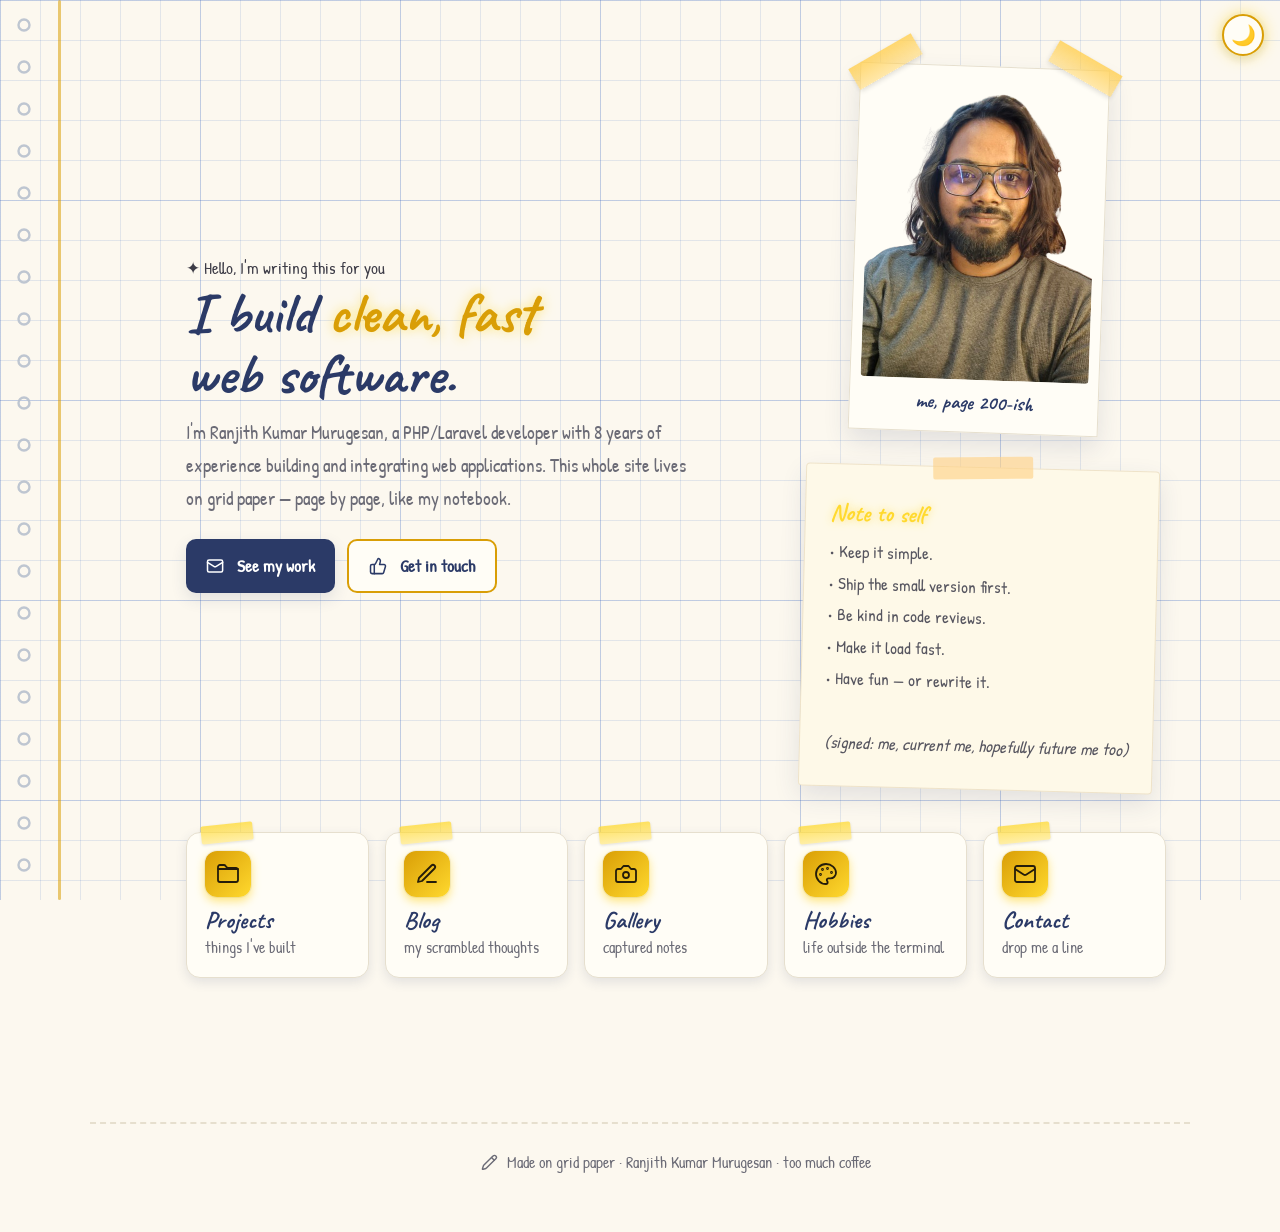
<file: index.html>
<!DOCTYPE html>
<html lang="en">
<head>
<meta charset="UTF-8" />
<meta name="viewport" content="width=device-width, initial-scale=1.0" />
<title>Ranjith Kumar — Notebook Portfolio</title>
<link rel="preconnect" href="https://fonts.googleapis.com" />
<link rel="preconnect" href="https://fonts.gstatic.com" crossorigin />
<link href="https://fonts.googleapis.com/css2?family=Caveat:wght@500;600;700&family=Patrick+Hand&family=Shadows+Into+Light&display=swap" rel="stylesheet" />
<link rel="stylesheet" href="notebook.css" />
</head>
<body>

<div class="spiral"></div>
<button id="themeToggle" class="theme-toggle" aria-label="Toggle dark or light theme">🌙</button>


<main>

  <!-- Hero -->
  <div class="hero">
    <div>
      <span class="eyebrow">✦ Hello, I'm writing this for you</span>
      <h1 class="em-big">I build <em>clean, fast</em><br />web software.</h1>
      <p class="lead">
        I'm Ranjith Kumar Murugesan, a PHP/Laravel developer with 8 years of
        experience building and integrating web applications. This whole site
        lives on grid paper — page by page, like my notebook.
      </p>
      <div class="hero-actions">
        <a href="projects.html" class="btn btn-primary"><svg viewBox="0 0 24 24" aria-hidden="true"><rect width="20" height="16" x="2" y="4" rx="2"/><path d="m22 7-8.97 5.7a1.94 1.94 0 0 1-2.06 0L2 7"/></svg>See my work</a>
        <a href="contact.html" class="btn btn-ghost"><svg viewBox="0 0 24 24" aria-hidden="true"><path d="M7 10v12"/><path d="M15 5.88 14 10h5.83a2 2 0 0 1 1.92 2.56l-2.33 8A2 2 0 0 1 17.5 22H4a2 2 0 0 1-2-2v-8a2 2 0 0 1 2-2h2.76a2 2 0 0 0 1.79-1.11L12 2a3.13 3.13 0 0 1 3 3.88Z"/></svg>Get in touch</a>
      </div>
    </div>

    <div class="hero-art">
      <figure class="hero-photo">
        <img src="ranjith.png" alt="Ranjith Kumar Murugesan" />
        <figcaption>me, page 200-ish</figcaption>
      </figure>

      <aside class="sticky">
        <strong>Note to self</strong><br />
        • Keep it simple.<br />
        • Ship the small version first.<br />
        • Be kind in code reviews.<br />
        • Make it load fast.<br />
        • Have fun — or rewrite it.<br /><br />
        <em>(signed: me, current me, hopefully future me too)</em>
      </aside>
    </div>
  </div>

  <!-- Quick navigation tabs -->
  <div class="tab-row">
    <a class="tab" href="projects.html">
      <span class="tab-icon"><svg viewBox="0 0 24 24" aria-hidden="true"><path d="M4 20h16a2 2 0 0 0 2-2V8a2 2 0 0 0-2-2h-7.9a2 2 0 0 1-1.69-.9L9.6 3.9A2 2 0 0 0 7.93 3H4a2 2 0 0 0-2 2v13a2 2 0 0 0 2 2Z"/><path d="M2 7h20"/></svg></span>
      <span class="tab-name">Projects</span>
      <span class="tab-note">things I've built</span>
    </a>
    <a class="tab" href="blog.html">
      <span class="tab-icon"><svg viewBox="0 0 24 24" aria-hidden="true"><path d="M12 20h9"/><path d="M16.5 3.5a2.12 2.12 0 0 1 3 3L7 19l-4 1 1-4Z"/></svg></span>
      <span class="tab-name">Blog</span>
      <span class="tab-note">my scrambled thoughts</span>
    </a>
    <a class="tab" href="gallery.html">
      <span class="tab-icon"><svg viewBox="0 0 24 24" aria-hidden="true"><path d="M14.5 4h-5L7 7H4a2 2 0 0 0-2 2v9a2 2 0 0 0 2 2h16a2 2 0 0 0 2-2V9a2 2 0 0 0-2-2h-3l-2.5-3z"/><circle cx="12" cy="13" r="3"/></svg></span>
      <span class="tab-name">Gallery</span>
      <span class="tab-note">captured notes</span>
    </a>
    <a class="tab" href="hobby.html">
      <span class="tab-icon"><svg viewBox="0 0 24 24" aria-hidden="true"><circle cx="13.5" cy="6.5" r=".5"/><circle cx="17.5" cy="10.5" r=".5"/><circle cx="8.5" cy="7.5" r=".5"/><circle cx="6.5" cy="12.5" r=".5"/><path d="M12 2C6.5 2 2 6.5 2 12s4.5 10 10 10c.926 0 1.648-.746 1.648-1.688 0-.437-.18-.835-.437-1.125-.29-.289-.438-.652-.438-1.125a1.64 1.64 0 0 1 1.668-1.668h1.996c3.051 0 5.555-2.503 5.555-5.554C21.965 6.012 17.461 2 12 2z"/></svg></span>
      <span class="tab-name">Hobbies</span>
      <span class="tab-note">life outside the terminal</span>
    </a>
    <a class="tab" href="contact.html">
      <span class="tab-icon"><svg viewBox="0 0 24 24" aria-hidden="true"><rect width="20" height="16" x="2" y="4" rx="2"/><path d="m22 7-8.97 5.7a1.94 1.94 0 0 1-2.06 0L2 7"/></svg></span>
      <span class="tab-name">Contact</span>
      <span class="tab-note">drop me a line</span>
    </a>
  </div>

</main>

<footer>
  <svg viewBox="0 0 24 24" aria-hidden="true"><path d="M21.174 6.812a1 1 0 0 0-3.986-3.987L3.842 16.174a2 2 0 0 0-.5.83l-1.321 4.352a.5.5 0 0 0 .623.622l4.353-1.32a2 2 0 0 0 .83-.497z"/><path d="m15 5 4 4"/></svg> Made on grid paper · Ranjith Kumar Murugesan · too much coffee
</footer>


<script src="theme.js"></script>
</body>
</html>
</file>
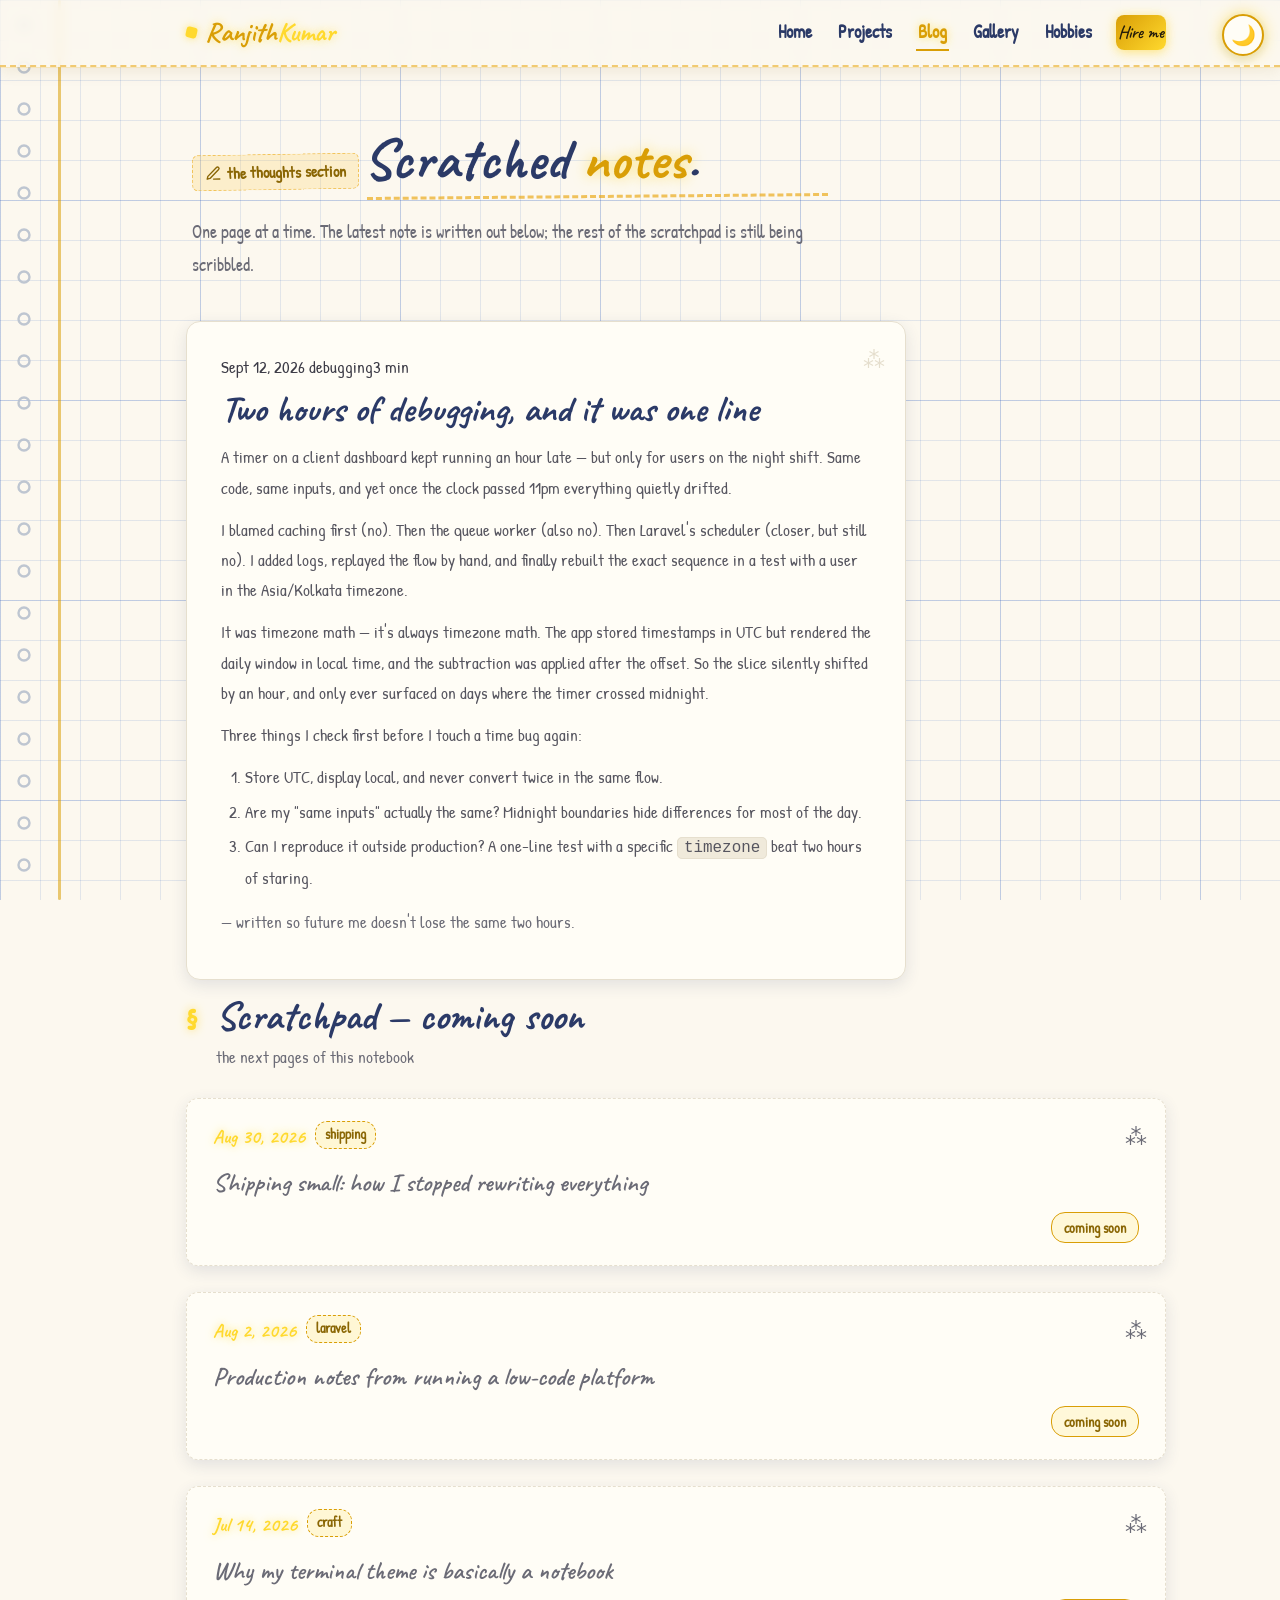
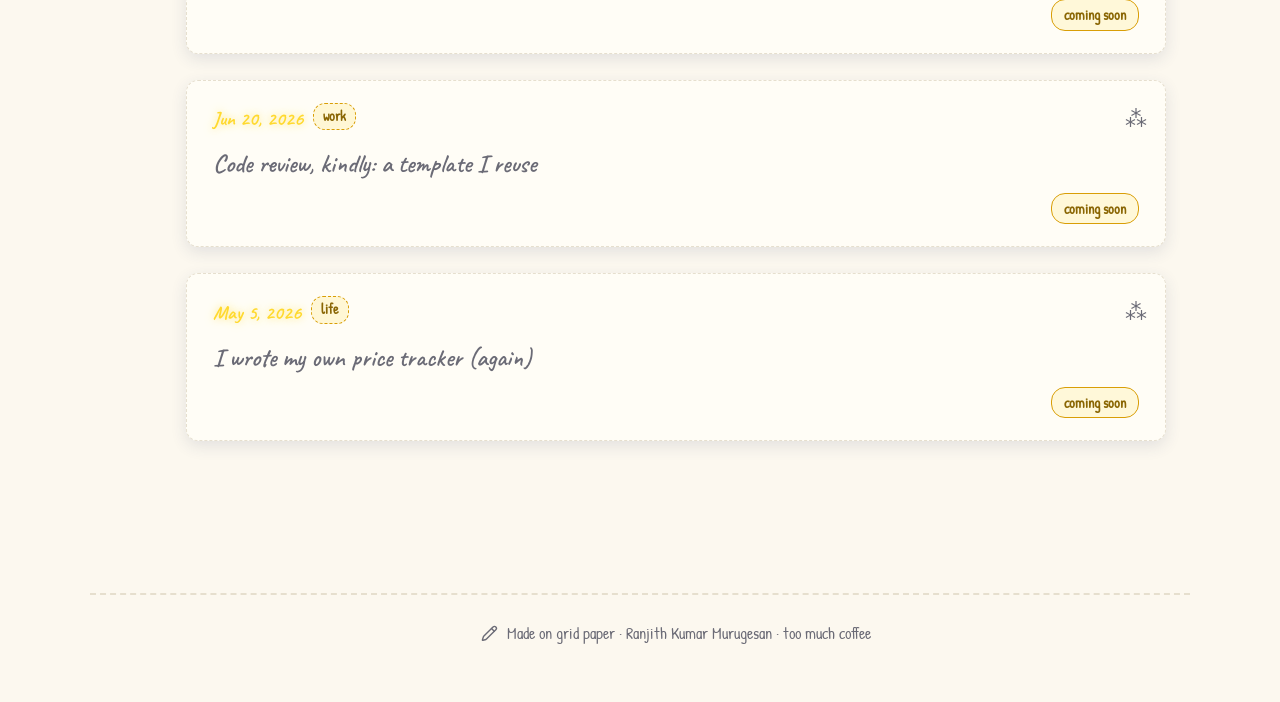
<file: blog.html>
<!DOCTYPE html>
<html lang="en">
<head>
<meta charset="UTF-8" />
<meta name="viewport" content="width=device-width, initial-scale=1.0" />
<title>Blog — Ranjith Kumar</title>
<link rel="preconnect" href="https://fonts.googleapis.com" />
<link rel="preconnect" href="https://fonts.gstatic.com" crossorigin />
<link href="https://fonts.googleapis.com/css2?family=Caveat:wght@500;600;700&family=Patrick+Hand&family=Shadows+Into+Light&display=swap" rel="stylesheet" />
<link rel="stylesheet" href="notebook.css" />
</head>
<body>

<div class="spiral"></div>
<button id="themeToggle" class="theme-toggle" aria-label="Toggle dark or light theme">🌙</button>

<nav class="nav">
  <div class="nav-inner">
    <a class="brand" href="index.html"><span class="dot"></span>Ranjith<span>Kumar</span></a>
    <div class="nav-links">
      <a href="index.html">Home</a>
      <a href="projects.html">Projects</a>
      <a href="blog.html" class="active">Blog</a>
      <a href="gallery.html">Gallery</a>
      <a href="hobby.html">Hobbies</a>
      <a href="contact.html" class="nav-cta">Hire me</a>
    </div>
  </div>
</nav>

<main>

  <div class="page-head">
    <span class="eyebrow"><svg viewBox="0 0 24 24" aria-hidden="true"><path d="M12 20h9"/><path d="M16.5 3.5a2.12 2.12 0 0 1 3 3L7 19l-4 1 1-4Z"/></svg>the thoughts section</span>
    <h1>Scratched <em>notes</em>.</h1>
    <p class="lead">
      One page at a time. The latest note is written out below; the rest of the
      scratchpad is still being scribbled.
    </p>
  </div>

  <section class="article">
    <span class="date">Sept 12, 2026</span>
    <span class="cat">debugging</span><span class="cat">3 min</span>
    <h2>Two hours of debugging, and it was one line</h2>
    <p>
      A timer on a client dashboard kept running an hour late — but only for
      users on the night shift. Same code, same inputs, and yet once the clock
      passed 11pm everything quietly drifted.
    </p>
    <p>
      I blamed caching first (no). Then the queue worker (also no). Then
      Laravel's scheduler (closer, but still no). I added logs, replayed the
      flow by hand, and finally rebuilt the exact sequence in a test with a
      user in the Asia/Kolkata timezone.
    </p>
    <p>
      It was timezone math — it's always timezone math. The app stored timestamps
      in UTC but rendered the daily window in local time, and the subtraction was
      applied after the offset. So the slice silently shifted by an hour, and only
      ever surfaced on days where the timer crossed midnight.
    </p>
    <p>Three things I check first before I touch a time bug again:</p>
    <ol>
      <li>Store UTC, display local, and never convert twice in the same flow.</li>
      <li>Are my "same inputs" actually the same? Midnight boundaries hide differences for most of the day.</li>
      <li>Can I reproduce it outside production? A one-line test with a specific <code>timezone</code> beat two hours of staring.</li>
    </ol>
    <p class="sign">— written so future me doesn't lose the same two hours.</p>
  </section>

  <section>
    <div class="sec-head">
      <h2>Scratchpad — coming soon</h2>
      <p class="sec-sub">the next pages of this notebook</p>
    </div>
    <div class="blog-list">

      <div class="blog-post soon">
        <span class="date">Aug 30, 2026</span>
        <span class="cat">shipping</span>
        <h3>Shipping small: how I stopped rewriting everything</h3>
        <span class="soon-tag">coming soon</span>
      </div>

      <div class="blog-post soon">
        <span class="date">Aug 2, 2026</span>
        <span class="cat">laravel</span>
        <h3>Production notes from running a low-code platform</h3>
        <span class="soon-tag">coming soon</span>
      </div>

      <div class="blog-post soon">
        <span class="date">Jul 14, 2026</span>
        <span class="cat">craft</span>
        <h3>Why my terminal theme is basically a notebook</h3>
        <span class="soon-tag">coming soon</span>
      </div>

      <div class="blog-post soon">
        <span class="date">Jun 20, 2026</span>
        <span class="cat">work</span>
        <h3>Code review, kindly: a template I reuse</h3>
        <span class="soon-tag">coming soon</span>
      </div>

      <div class="blog-post soon">
        <span class="date">May 5, 2026</span>
        <span class="cat">life</span>
        <h3>I wrote my own price tracker (again)</h3>
        <span class="soon-tag">coming soon</span>
      </div>

    </div>
  </section>

</main>

<footer>
  <svg viewBox="0 0 24 24" aria-hidden="true"><path d="M21.174 6.812a1 1 0 0 0-3.986-3.987L3.842 16.174a2 2 0 0 0-.5.83l-1.321 4.352a.5.5 0 0 0 .623.622l4.353-1.32a2 2 0 0 0 .83-.497z"/><path d="m15 5 4 4"/></svg> Made on grid paper · Ranjith Kumar Murugesan · too much coffee
</footer>

<script src="theme.js"></script>
</body>
</html>
</file>
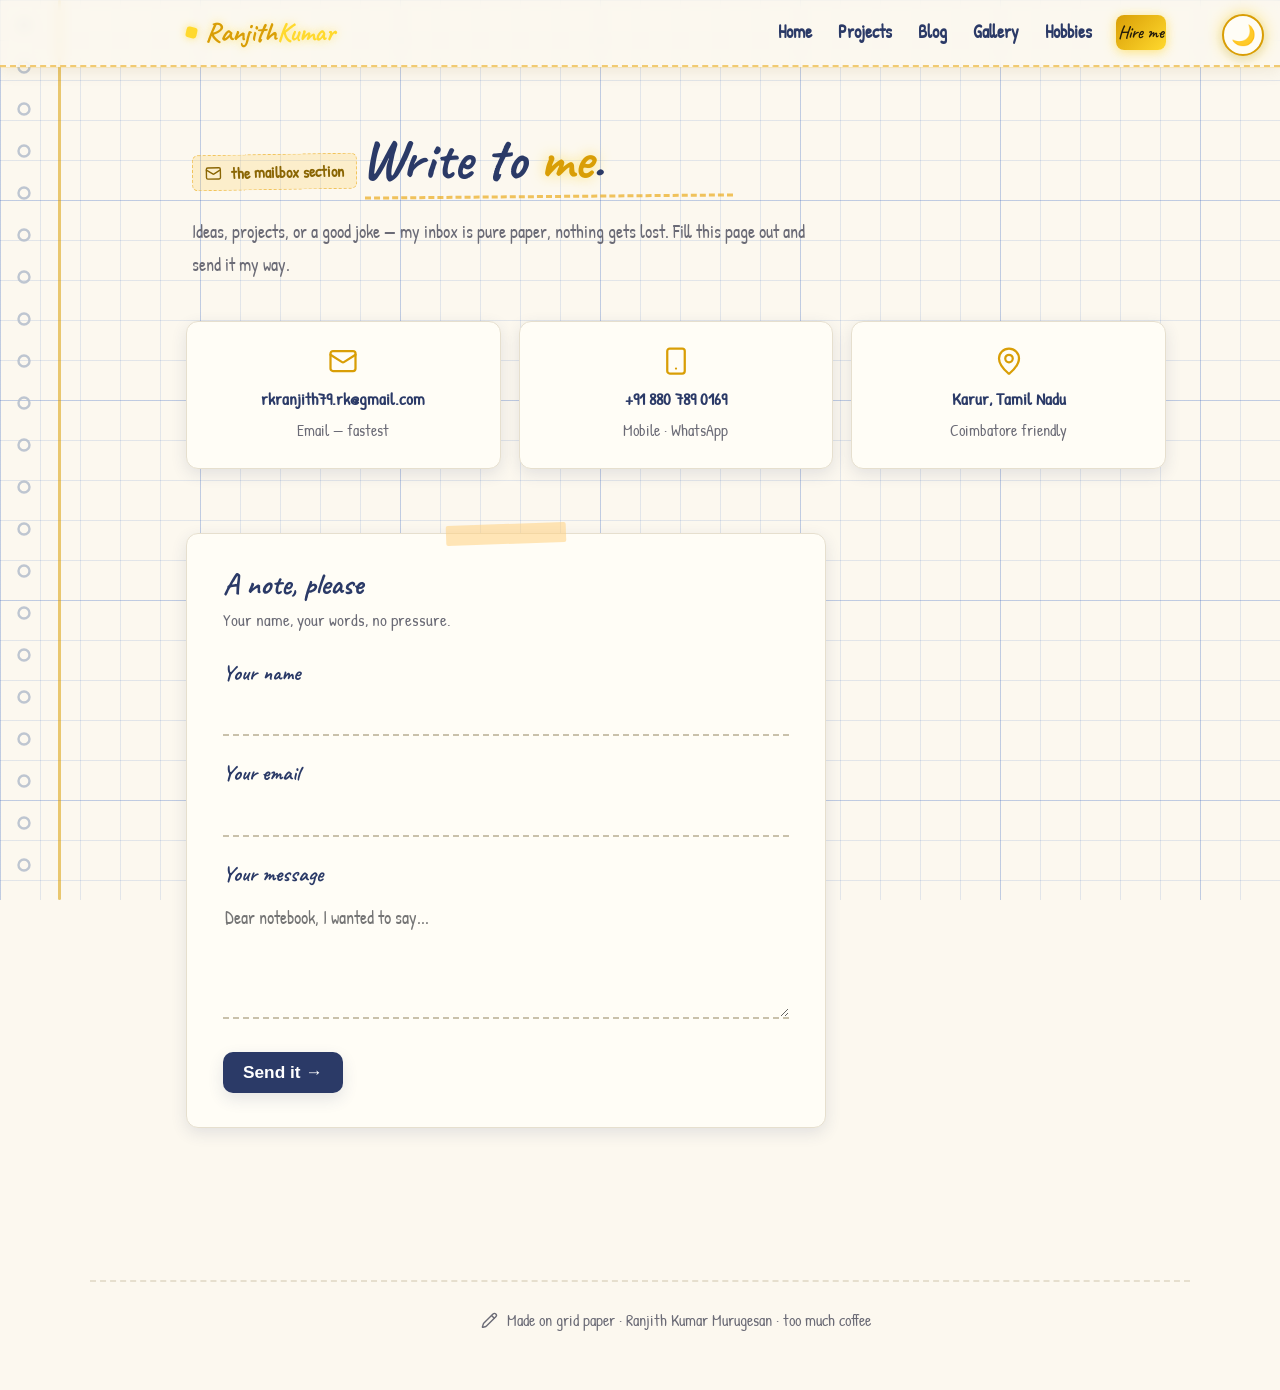
<file: contact.html>
<!DOCTYPE html>
<html lang="en">
<head>
<meta charset="UTF-8" />
<meta name="viewport" content="width=device-width, initial-scale=1.0" />
<title>Contact — Ranjith Kumar</title>
<link rel="preconnect" href="https://fonts.googleapis.com" />
<link rel="preconnect" href="https://fonts.gstatic.com" crossorigin />
<link href="https://fonts.googleapis.com/css2?family=Caveat:wght@500;600;700&family=Patrick+Hand&family=Shadows+Into+Light&display=swap" rel="stylesheet" />
<link rel="stylesheet" href="notebook.css" />
</head>
<body>

<div class="spiral"></div>
<button id="themeToggle" class="theme-toggle" aria-label="Toggle dark or light theme">🌙</button>


<nav class="nav">
  <div class="nav-inner">
    <a class="brand" href="index.html"><span class="dot"></span>Ranjith<span>Kumar</span></a>
    <div class="nav-links">
      <a href="index.html">Home</a>
      <a href="projects.html">Projects</a>
      <a href="blog.html">Blog</a>
      <a href="gallery.html">Gallery</a>
      <a href="hobby.html">Hobbies</a>
      <a href="contact.html" class="nav-cta">Hire me</a>
    </div>
  </div>
</nav>

<main>

  <div class="page-head">
    <span class="eyebrow"><svg viewBox="0 0 24 24" aria-hidden="true"><rect width="20" height="16" x="2" y="4" rx="2"/><path d="m22 7-8.97 5.7a1.94 1.94 0 0 1-2.06 0L2 7"/></svg> the mailbox section</span>
    <h1>Write to <em>me</em>.</h1>
    <p class="lead">
      Ideas, projects, or a good joke — my inbox is pure paper, nothing gets
      lost. Fill this page out and send it my way.
    </p>
  </div>

  <section>
    <div class="contact-grid">
      <div class="contact-card">
        <div class="icon"><svg viewBox="0 0 24 24" aria-hidden="true"><rect width="20" height="16" x="2" y="4" rx="2"/><path d="m22 7-8.97 5.7a1.94 1.94 0 0 1-2.06 0L2 7"/></svg></div>
        <a href="mailto:rkranjith79.rk@gmail.com">rkranjith79.rk@gmail.com</a>
        <div class="who">Email — fastest</div>
      </div>
      <div class="contact-card">
        <div class="icon"><svg viewBox="0 0 24 24" aria-hidden="true"><rect width="14" height="20" x="5" y="2" rx="2"/><path d="M12 18h.01"/></svg></div>
        <a href="tel:+918807890169">+91 880 789 0169</a>
        <div class="who">Mobile · WhatsApp</div>
      </div>
      <div class="contact-card">
        <div class="icon"><svg viewBox="0 0 24 24" aria-hidden="true"><path d="M20 10c0 4.993-5.539 10.193-7.399 11.799a1 1 0 0 1-1.202 0C9.539 20.193 4 14.993 4 10a8 8 0 0 1 16 0"/><circle cx="12" cy="10" r="3"/></svg></div>
        <span style="color: var(--blue); font-weight:700;">Karur, Tamil Nadu</span>
        <div class="who">Coimbatore friendly</div>
      </div>
    </div>
  </section>

  <section>
    <form class="notebook-form" action="mailto:rkranjith79.rk@gmail.com" method="post" enctype="text/plain">
      <h2 style="font-size:1.9rem; margin-bottom:4px;">A note, please</h2>
      <p class="sec-sub" style="margin-bottom:10px;">Your name, your words, no pressure.</p>

      <label for="name">Your name</label>
      <input type="text" id="name" name="name" autocomplete="name" />

      <label for="email">Your email</label>
      <input type="email" id="email" name="email" autocomplete="email" />

      <label for="message">Your message</label>
      <textarea id="message" name="message" placeholder="Dear notebook, I wanted to say..."></textarea>

      <button class="btn btn-primary" type="submit">Send it →</button>
    </form>
  </section>

</main>

<footer>
  <svg viewBox="0 0 24 24" aria-hidden="true"><path d="M21.174 6.812a1 1 0 0 0-3.986-3.987L3.842 16.174a2 2 0 0 0-.5.83l-1.321 4.352a.5.5 0 0 0 .623.622l4.353-1.32a2 2 0 0 0 .83-.497z"/><path d="m15 5 4 4"/></svg> Made on grid paper · Ranjith Kumar Murugesan · too much coffee
</footer>


<script src="theme.js"></script>
</body>
</html>
</file>
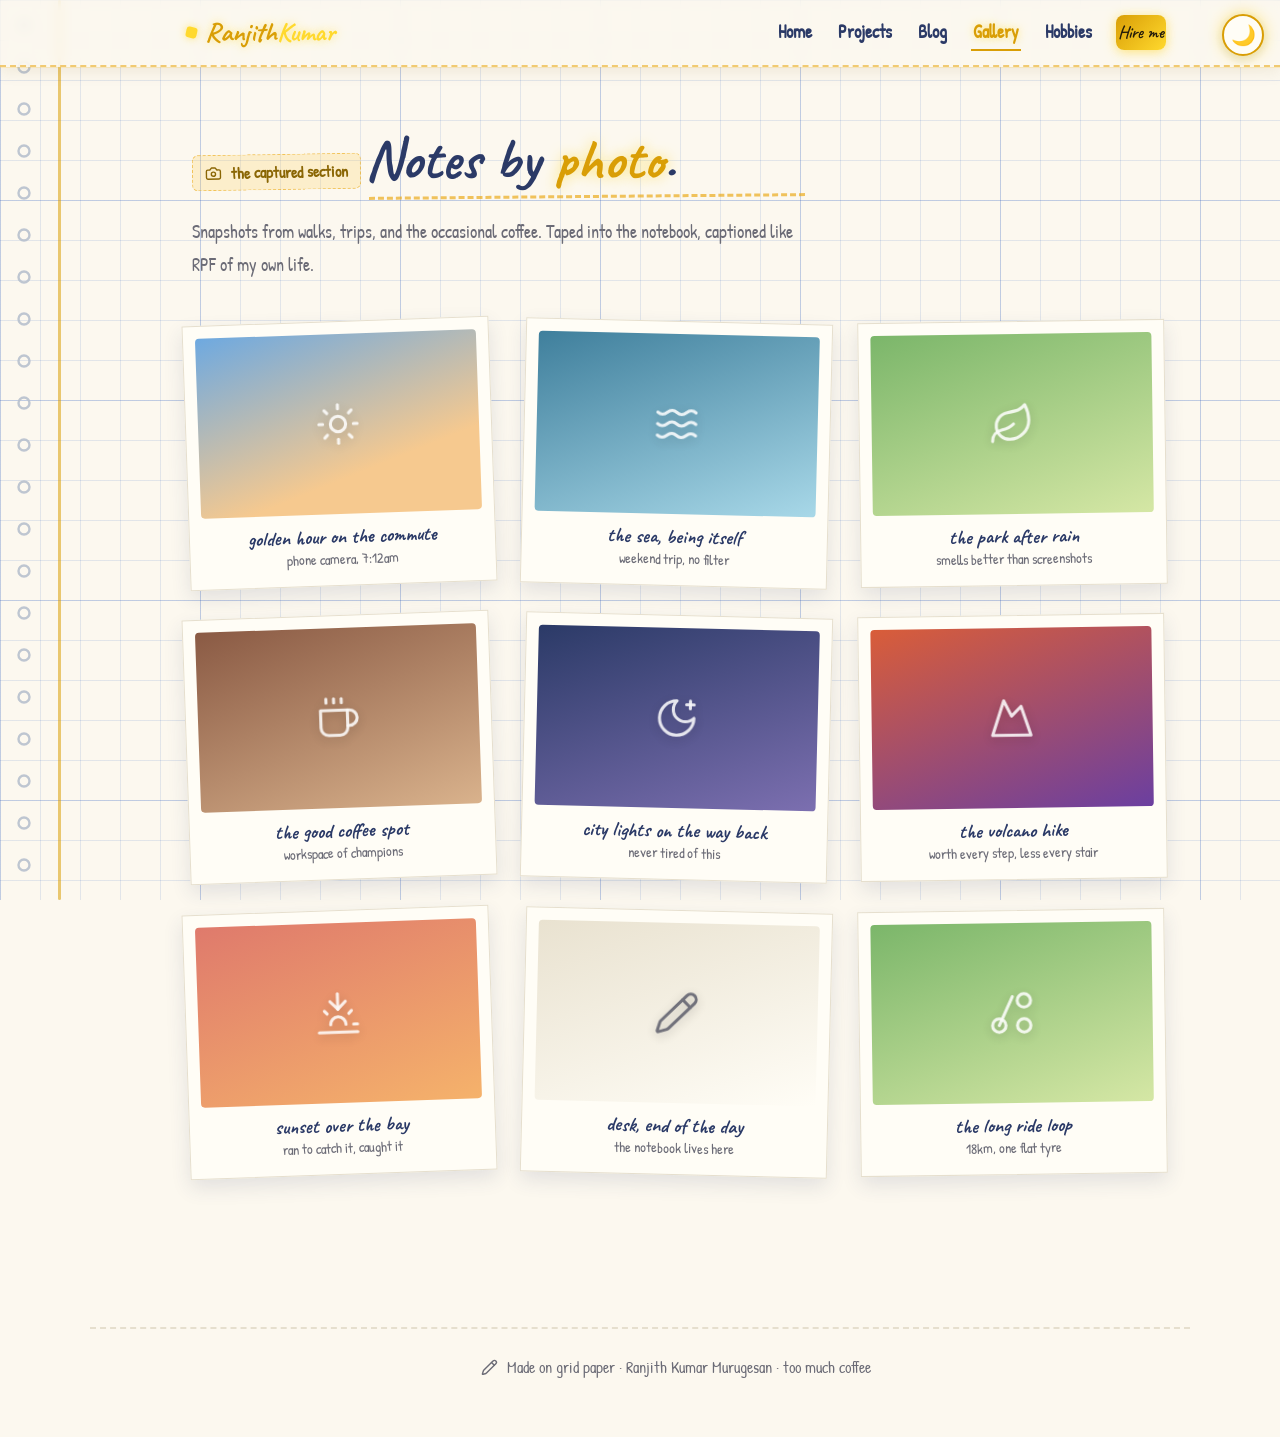
<file: gallery.html>
<!DOCTYPE html>
<html lang="en">
<head>
<meta charset="UTF-8" />
<meta name="viewport" content="width=device-width, initial-scale=1.0" />
<title>Gallery — Ranjith Kumar</title>
<link rel="preconnect" href="https://fonts.googleapis.com" />
<link rel="preconnect" href="https://fonts.gstatic.com" crossorigin />
<link href="https://fonts.googleapis.com/css2?family=Caveat:wght@500;600;700&family=Patrick+Hand&family=Shadows+Into+Light&display=swap" rel="stylesheet" />
<link rel="stylesheet" href="notebook.css" />
</head>
<body>

<div class="spiral"></div>
<button id="themeToggle" class="theme-toggle" aria-label="Toggle dark or light theme">🌙</button>


<nav class="nav">
  <div class="nav-inner">
    <a class="brand" href="index.html"><span class="dot"></span>Ranjith<span>Kumar</span></a>
    <div class="nav-links">
      <a href="index.html">Home</a>
      <a href="projects.html">Projects</a>
      <a href="blog.html">Blog</a>
      <a href="gallery.html" class="active">Gallery</a>
      <a href="hobby.html">Hobbies</a>
      <a href="contact.html" class="nav-cta">Hire me</a>
    </div>
  </div>
</nav>

<main>

  <div class="page-head">
    <span class="eyebrow"><svg viewBox="0 0 24 24" aria-hidden="true"><path d="M14.5 4h-5L7 7H4a2 2 0 0 0-2 2v9a2 2 0 0 0 2 2h16a2 2 0 0 0 2-2V9a2 2 0 0 0-2-2h-3l-2.5-3z"/><circle cx="12" cy="13" r="3"/></svg> the captured section</span>
    <h1>Notes by <em>photo</em>.</h1>
    <p class="lead">
      Snapshots from walks, trips, and the occasional coffee. Taped into the
      notebook, captioned like RPF of my own life.
    </p>
  </div>

  <section class="gallery">

    <figure class="polaroid">
      <div class="photo grad-sky"><svg viewBox="0 0 24 24" aria-hidden="true"><circle cx="12" cy="12" r="4"/><path d="M12 2v2"/><path d="M12 20v2"/><path d="m4.93 4.93 1.41 1.41"/><path d="m17.66 17.66 1.41 1.41"/><path d="M2 12h2"/><path d="M20 12h2"/><path d="m6.34 17.66-1.41 1.41"/><path d="m19.07 4.93-1.41 1.41"/></svg></div>
      <figcaption>golden hour on the commute<small>phone camera, 7:12am</small></figcaption>
    </figure>

    <figure class="polaroid">
      <div class="photo grad-ocean"><svg viewBox="0 0 24 24" aria-hidden="true"><path d="M2 6c.6.5 1.2 1 2.5 1C7 7 7 5 9.5 5c2.6 0 2.4 2 5 2 2.5 0 2.5-2 5-2 1.3 0 1.9.5 2.5 1"/><path d="M2 12c.6.5 1.2 1 2.5 1 2.5 0 2.5-2 5-2 2.6 0 2.4 2 5 2 2.5 0 2.5-2 5-2 1.3 0 1.9.5 2.5 1"/><path d="M2 18c.6.5 1.2 1 2.5 1 2.5 0 2.5-2 5-2 2.6 0 2.4 2 5 2 2.5 0 2.5-2 5-2 1.3 0 1.9.5 2.5 1"/></svg></div>
      <figcaption>the sea, being itself<small>weekend trip, no filter</small></figcaption>
    </figure>

    <figure class="polaroid">
      <div class="photo grad-leaf"><svg viewBox="0 0 24 24" aria-hidden="true"><path d="M11 20A7 7 0 0 1 9.8 6.1C15.5 5 17 4.48 19 2c1 2 2 4.18 2 8 0 5.5-4.78 10-10 10Z"/><path d="M2 21c0-3 1.85-5.36 5.08-6C9.5 14.52 12 13 13 12"/></svg></div>
      <figcaption>the park after rain<small>smells better than screenshots</small></figcaption>
    </figure>

    <figure class="polaroid">
      <div class="photo grad-coffee"><svg viewBox="0 0 24 24" aria-hidden="true"><path d="M17 8h1a4 4 0 1 1 0 8h-1"/><path d="M3 8h14v9a4 4 0 0 1-4 4H7a4 4 0 0 1-4-4Z"/><line x1="6" x2="6" y1="2" y2="4"/><line x1="10" x2="10" y1="2" y2="4"/><line x1="14" x2="14" y1="2" y2="4"/></svg></div>
      <figcaption>the good coffee spot<small>workspace of champions</small></figcaption>
    </figure>

    <figure class="polaroid">
      <div class="photo grad-night"><svg viewBox="0 0 24 24" aria-hidden="true"><path d="M12 3a6 6 0 0 0 9 9 9 9 0 1 1-9-9Z"/><path d="M19 3v4"/><path d="M21 5h-4"/></svg></div>
      <figcaption>city lights on the way back<small>never tired of this</small></figcaption>
    </figure>

    <figure class="polaroid">
      <div class="photo grad-lava"><svg viewBox="0 0 24 24" aria-hidden="true"><path d="m8 3 4 8 5-5 5 15H2L8 3z"/></svg></div>
      <figcaption>the volcano hike<small>worth every step, less every stair</small></figcaption>
    </figure>

    <figure class="polaroid">
      <div class="photo grad-sunset"><svg viewBox="0 0 24 24" aria-hidden="true"><path d="M12 10V2"/><path d="m4.93 10.93 1.41 1.41"/><path d="M20 18h2"/><path d="m19.07 10.93-1.41 1.41"/><path d="M22 22H2"/><path d="m16 6-4 4-4-4"/><path d="M16 18a4 4 0 0 0-8 0"/></svg></div>
      <figcaption>sunset over the bay<small>ran to catch it, caught it</small></figcaption>
    </figure>

    <figure class="polaroid">
      <div class="photo grad-paper"><svg viewBox="0 0 24 24" aria-hidden="true"><path d="M21.174 6.812a1 1 0 0 0-3.986-3.987L3.842 16.174a2 2 0 0 0-.5.83l-1.321 4.352a.5.5 0 0 0 .623.622l4.353-1.32a2 2 0 0 0 .83-.497z"/><path d="m15 5 4 4"/></svg></div>
      <figcaption>desk, end of the day<small>the notebook lives here</small></figcaption>
    </figure>

    <figure class="polaroid">
      <div class="photo grad-leaf"><svg viewBox="0 0 24 24" aria-hidden="true"><circle cx="5.5" cy="18.5" r="3.5"/><circle cx="18.5" cy="5.5" r="3.5"/><circle cx="18.5" cy="18.5" r="3.5"/><path d="M12.5 3.5 5.5 18.5"/></svg></div>
      <figcaption>the long ride loop<small>18km, one flat tyre</small></figcaption>
    </figure>

  </section>

</main>

<footer>
  <svg viewBox="0 0 24 24" aria-hidden="true"><path d="M21.174 6.812a1 1 0 0 0-3.986-3.987L3.842 16.174a2 2 0 0 0-.5.83l-1.321 4.352a.5.5 0 0 0 .623.622l4.353-1.32a2 2 0 0 0 .83-.497z"/><path d="m15 5 4 4"/></svg> Made on grid paper · Ranjith Kumar Murugesan · too much coffee
</footer>


<script src="theme.js"></script>
</body>
</html>
</file>
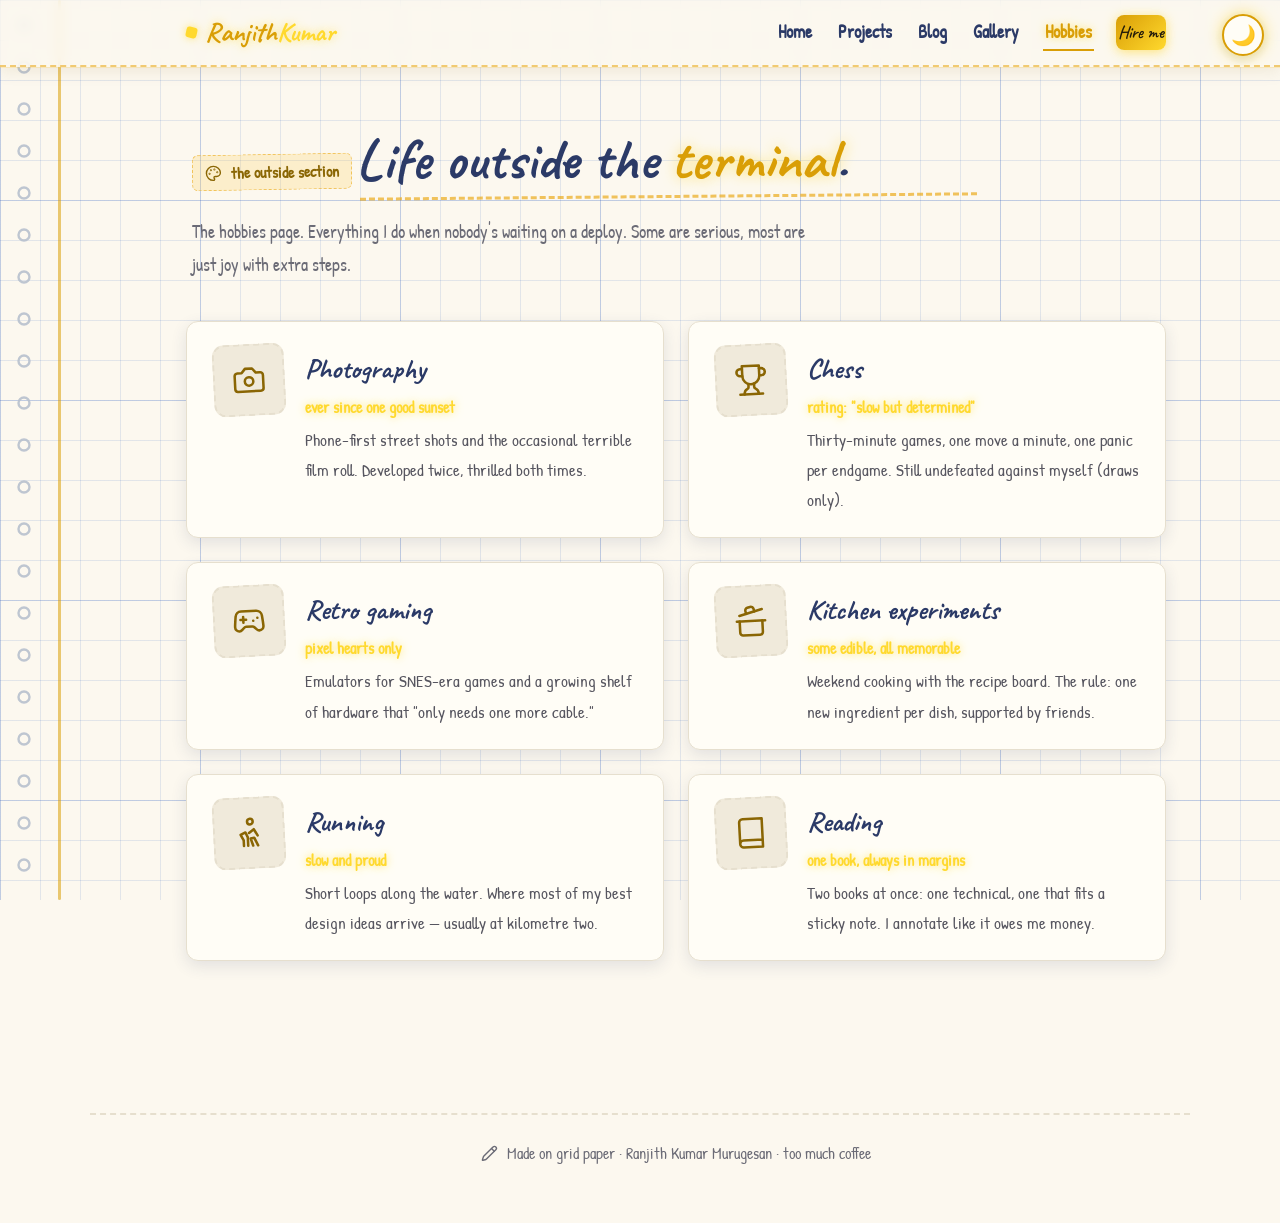
<file: hobby.html>
<!DOCTYPE html>
<html lang="en">
<head>
<meta charset="UTF-8" />
<meta name="viewport" content="width=device-width, initial-scale=1.0" />
<title>Hobbies — Ranjith Kumar</title>
<link rel="preconnect" href="https://fonts.googleapis.com" />
<link rel="preconnect" href="https://fonts.gstatic.com" crossorigin />
<link href="https://fonts.googleapis.com/css2?family=Caveat:wght@500;600;700&family=Patrick+Hand&family=Shadows+Into+Light&display=swap" rel="stylesheet" />
<link rel="stylesheet" href="notebook.css" />
</head>
<body>

<div class="spiral"></div>
<button id="themeToggle" class="theme-toggle" aria-label="Toggle dark or light theme">🌙</button>


<nav class="nav">
  <div class="nav-inner">
    <a class="brand" href="index.html"><span class="dot"></span>Ranjith<span>Kumar</span></a>
    <div class="nav-links">
      <a href="index.html">Home</a>
      <a href="projects.html">Projects</a>
      <a href="blog.html">Blog</a>
      <a href="gallery.html">Gallery</a>
      <a href="hobby.html" class="active">Hobbies</a>
      <a href="contact.html" class="nav-cta">Hire me</a>
    </div>
  </div>
</nav>

<main>

  <div class="page-head">
    <span class="eyebrow"><svg viewBox="0 0 24 24" aria-hidden="true"><circle cx="13.5" cy="6.5" r=".5"/><circle cx="17.5" cy="10.5" r=".5"/><circle cx="8.5" cy="7.5" r=".5"/><circle cx="6.5" cy="12.5" r=".5"/><path d="M12 2C6.5 2 2 6.5 2 12s4.5 10 10 10c.926 0 1.648-.746 1.648-1.688 0-.437-.18-.835-.437-1.125-.29-.289-.438-.652-.438-1.125a1.64 1.64 0 0 1 1.668-1.668h1.996c3.051 0 5.555-2.503 5.555-5.554C21.965 6.012 17.461 2 12 2z"/></svg> the outside section</span>
    <h1>Life outside the <em>terminal</em>.</h1>
    <p class="lead">
      The hobbies page. Everything I do when nobody's waiting on a deploy.
      Some are serious, most are just joy with extra steps.
    </p>
  </div>

  <section class="grid cols-2">

    <div class="hobby-item">
      <div class="hobby-icon"><svg viewBox="0 0 24 24" aria-hidden="true"><path d="M14.5 4h-5L7 7H4a2 2 0 0 0-2 2v9a2 2 0 0 0 2 2h16a2 2 0 0 0 2-2V9a2 2 0 0 0-2-2h-3l-2.5-3z"/><circle cx="12" cy="13" r="3"/></svg></div>
      <div>
        <h3>Photography</h3>
        <div class="meta">ever since one good sunset</div>
        <p>Phone-first street shots and the occasional terrible film roll. Developed twice, thrilled both times.</p>
      </div>
    </div>

    <div class="hobby-item">
      <div class="hobby-icon"><svg viewBox="0 0 24 24" aria-hidden="true"><path d="M6 9H4.5a2.5 2.5 0 0 1 0-5H6"/><path d="M18 9h1.5a2.5 2.5 0 0 0 0-5H18"/><path d="M4 22h16"/><path d="M10 14.66V17c0 .55-.47.98-.97 1.21C7.85 18.75 7 20.24 7 22"/><path d="M14 14.66V17c0 .55.47.98.97 1.21C16.15 18.75 17 20.24 17 22"/><path d="M18 2H6v7a6 6 0 0 0 12 0V2Z"/></svg></div>
      <div>
        <h3>Chess</h3>
        <div class="meta">rating: "slow but determined"</div>
        <p>Thirty-minute games, one move a minute, one panic per endgame. Still undefeated against myself (draws only).</p>
      </div>
    </div>

    <div class="hobby-item">
      <div class="hobby-icon"><svg viewBox="0 0 24 24" aria-hidden="true"><line x1="6" x2="10" y1="11" y2="11"/><line x1="8" x2="8" y1="9" y2="13"/><line x1="15" x2="15.01" y1="12" y2="12"/><line x1="18" x2="18.01" y1="10" y2="10"/><path d="M17.32 5H6.68a4 4 0 0 0-3.978 3.59c-.006.052-.01.101-.017.152C2.604 9.416 2 14.456 2 16a3 3 0 0 0 3 3c1 0 1.5-.5 2-1l1.414-1.414A2 2 0 0 1 9.828 16h4.344a2 2 0 0 1 1.414.586L17 18c.5.5 1 1 2 1a3 3 0 0 0 3-3c0-1.545-.604-6.584-.685-7.258-.007-.05-.011-.1-.017-.151A4 4 0 0 0 17.32 5z"/></svg></div>
      <div>
        <h3>Retro gaming</h3>
        <div class="meta">pixel hearts only</div>
        <p>Emulators for SNES-era games and a growing shelf of hardware that "only needs one more cable."</p>
      </div>
    </div>

    <div class="hobby-item">
      <div class="hobby-icon"><svg viewBox="0 0 24 24" aria-hidden="true"><path d="M2 12h20"/><path d="M20 12v8a2 2 0 0 1-2 2H6a2 2 0 0 1-2-2v-8"/><path d="m4 8 16-4"/><path d="m8.86 6.78-.45-1.81a2 2 0 0 1 1.45-2.43l1.94-.48a2 2 0 0 1 2.43 1.46l.45 1.8"/></svg></div>
      <div>
        <h3>Kitchen experiments</h3>
        <div class="meta">some edible, all memorable</div>
        <p>Weekend cooking with the recipe board. The rule: one new ingredient per dish, supported by friends.</p>
      </div>
    </div>

    <div class="hobby-item">
      <div class="hobby-icon"><svg viewBox="0 0 24 24" aria-hidden="true"><circle cx="13" cy="4" r="2"/><path d="M18 21l-2.5-5.5-2.5.5 1.5 5"/><path d="M12 12l3.5-2.5L18 14"/><path d="M8 21v-4l-2-4 3.5-1.5L11 15v6"/></svg></div>
      <div>
        <h3>Running</h3>
        <div class="meta">slow and proud</div>
        <p>Short loops along the water. Where most of my best design ideas arrive — usually at kilometre two.</p>
      </div>
    </div>

    <div class="hobby-item">
      <div class="hobby-icon"><svg viewBox="0 0 24 24" aria-hidden="true"><path d="M4 19.5v-15A2.5 2.5 0 0 1 6.5 2H20v20H6.5a2.5 2.5 0 0 1 0-5H20"/></svg></div>
      <div>
        <h3>Reading</h3>
        <div class="meta">one book, always in margins</div>
        <p>Two books at once: one technical, one that fits a sticky note. I annotate like it owes me money.</p>
      </div>
    </div>

  </section>

</main>

<footer>
  <svg viewBox="0 0 24 24" aria-hidden="true"><path d="M21.174 6.812a1 1 0 0 0-3.986-3.987L3.842 16.174a2 2 0 0 0-.5.83l-1.321 4.352a.5.5 0 0 0 .623.622l4.353-1.32a2 2 0 0 0 .83-.497z"/><path d="m15 5 4 4"/></svg> Made on grid paper · Ranjith Kumar Murugesan · too much coffee
</footer>


<script src="theme.js"></script>
</body>
</html>
</file>
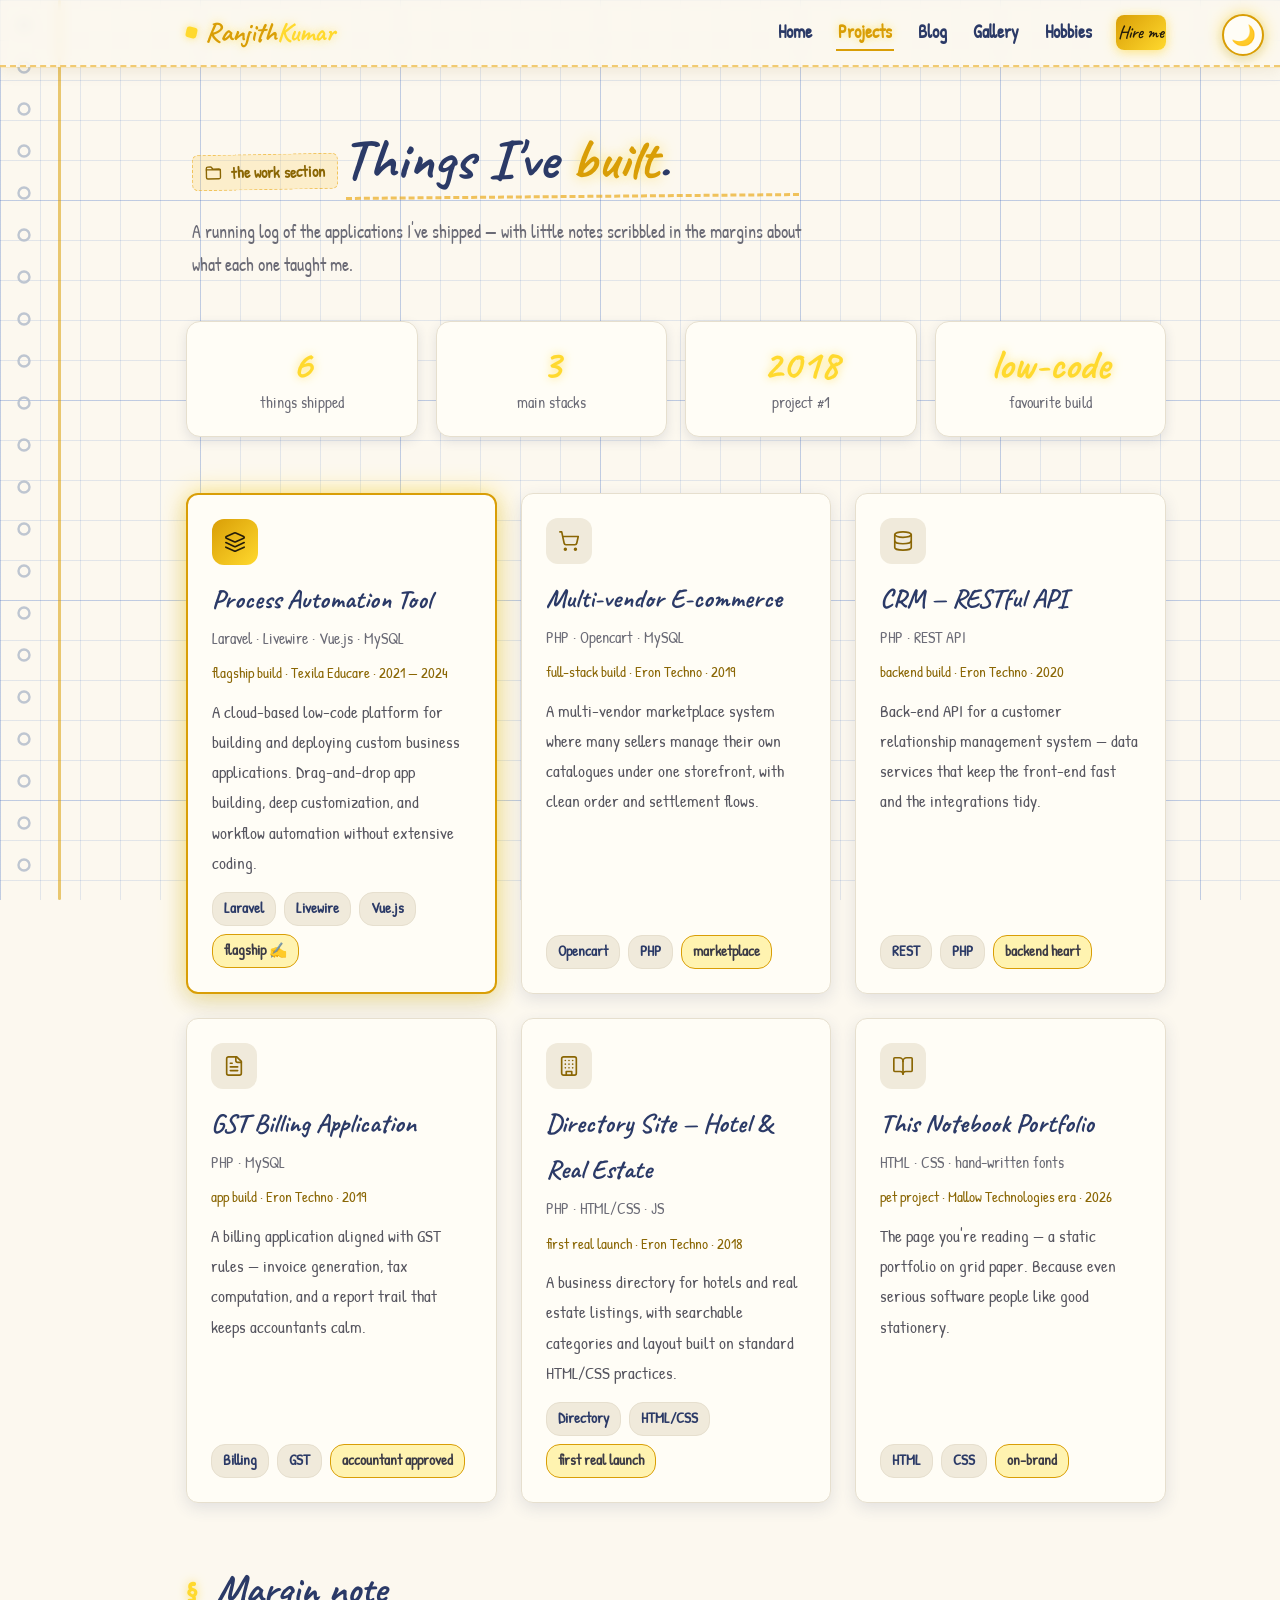
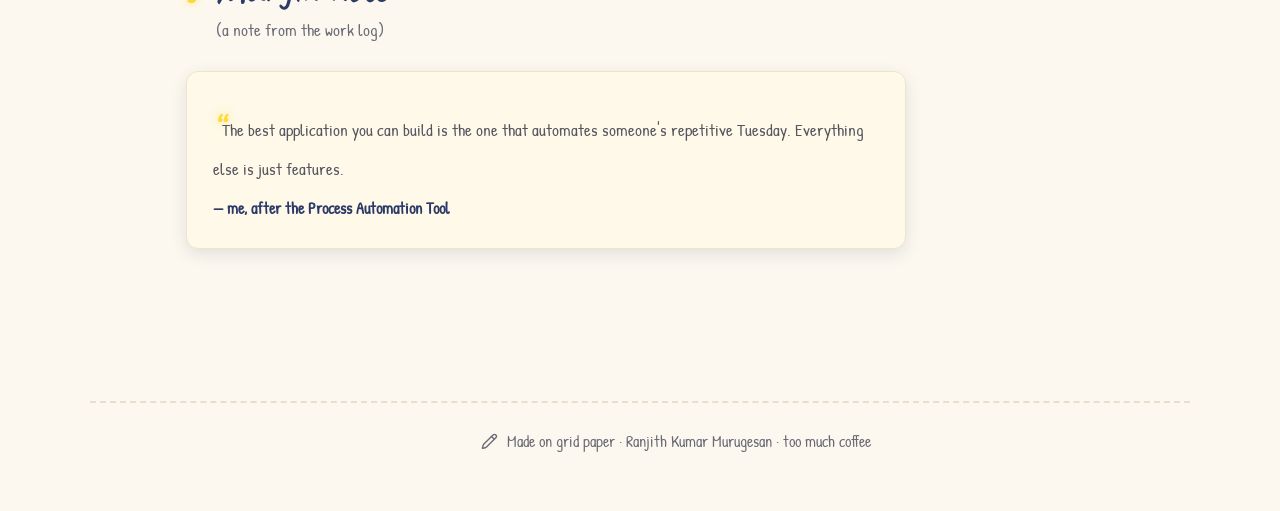
<file: projects.html>
<!DOCTYPE html>
<html lang="en">
<head>
<meta charset="UTF-8" />
<meta name="viewport" content="width=device-width, initial-scale=1.0" />
<title>Projects — Ranjith Kumar</title>
<link rel="preconnect" href="https://fonts.googleapis.com" />
<link rel="preconnect" href="https://fonts.gstatic.com" crossorigin />
<link href="https://fonts.googleapis.com/css2?family=Caveat:wght@500;600;700&family=Patrick+Hand&family=Shadows+Into+Light&display=swap" rel="stylesheet" />
<link rel="stylesheet" href="notebook.css" />
</head>
<body>

<div class="spiral"></div>
<button id="themeToggle" class="theme-toggle" aria-label="Toggle dark or light theme">🌙</button>


<nav class="nav">
  <div class="nav-inner">
    <a class="brand" href="index.html"><span class="dot"></span>Ranjith<span>Kumar</span></a>
    <div class="nav-links">
      <a href="index.html">Home</a>
      <a href="projects.html" class="active">Projects</a>
      <a href="blog.html">Blog</a>
      <a href="gallery.html">Gallery</a>
      <a href="hobby.html">Hobbies</a>
      <a href="contact.html" class="nav-cta">Hire me</a>
    </div>
  </div>
</nav>

<main>

  <div class="page-head">
    <span class="eyebrow"><svg viewBox="0 0 24 24" aria-hidden="true"><path d="M4 20h16a2 2 0 0 0 2-2V8a2 2 0 0 0-2-2h-7.9a2 2 0 0 1-1.69-.9L9.6 3.9A2 2 0 0 0 7.93 3H4a2 2 0 0 0-2 2v13a2 2 0 0 0 2 2Z"/><path d="M2 7h20"/></svg> the work section</span>
    <h1>Things I've <em>built</em>.</h1>
    <p class="lead">
      A running log of the applications I've shipped — with little notes
      scribbled in the margins about what each one taught me.
    </p>
  </div>

  <div class="stats">
    <div class="stat"><div class="num">6</div><div class="lbl">things shipped</div></div>
    <div class="stat"><div class="num">3</div><div class="lbl">main stacks</div></div>
    <div class="stat"><div class="num">2018</div><div class="lbl">project #1</div></div>
    <div class="stat"><div class="num">low-code</div><div class="lbl">favourite build</div></div>
  </div>

  <section>
    <div class="grid cols-3">

      <div class="project-card featured">
        <div class="proj-top">
          <span class="proj-icon"><svg viewBox="0 0 24 24" aria-hidden="true"><path d="m12.83 2.18a2 2 0 0 0-1.66 0L2.6 6.08a1 1 0 0 0 0 1.83l8.58 3.91a2 2 0 0 0 1.66 0l8.58-3.9a1 1 0 0 0 0-1.83Z"/><path d="m22 17.65-9.17 4.16a2 2 0 0 1-1.66 0L2 17.65"/><path d="m22 12.65-9.17 4.16a2 2 0 0 1-1.66 0L2 12.65"/></svg></span>
        </div>
        <h3>Process Automation Tool</h3>
        <span class="meta">Laravel · Livewire · Vue.js · MySQL</span>
        <span class="meta sub">flagship build · Texila Educare · 2021 — 2024</span>
        <p>A cloud-based low-code platform for building and deploying custom business applications. Drag-and-drop app building, deep customization, and workflow automation without extensive coding.</p>
        <div class="tag-row"><span class="tag">Laravel</span><span class="tag">Livewire</span><span class="tag">Vue.js</span><span class="tag hot">flagship ✍</span></div>
      </div>

      <div class="project-card">
        <div class="proj-top">
          <span class="proj-icon"><svg viewBox="0 0 24 24" aria-hidden="true"><circle cx="8" cy="21" r="1"/><circle cx="19" cy="21" r="1"/><path d="M2.05 2.05h2l2.66 12.42a2 2 0 0 0 2 1.58h9.78a2 2 0 0 0 1.95-1.57l1.65-7.43H5.12"/></svg></span>
        </div>
        <h3>Multi-vendor E-commerce</h3>
        <span class="meta">PHP · Opencart · MySQL</span>
        <span class="meta sub">full-stack build · Eron Techno · 2019</span>
        <p>A multi-vendor marketplace system where many sellers manage their own catalogues under one storefront, with clean order and settlement flows.</p>
        <div class="tag-row"><span class="tag">Opencart</span><span class="tag">PHP</span><span class="tag hot">marketplace</span></div>
      </div>

      <div class="project-card">
        <div class="proj-top">
          <span class="proj-icon"><svg viewBox="0 0 24 24" aria-hidden="true"><ellipse cx="12" cy="5" rx="9" ry="3"/><path d="M3 5v14a9 3 0 0 0 18 0V5"/><path d="M3 12a9 3 0 0 0 18 0"/></svg></span>
        </div>
        <h3>CRM — RESTful API</h3>
        <span class="meta">PHP · REST API</span>
        <span class="meta sub">backend build · Eron Techno · 2020</span>
        <p>Back-end API for a customer relationship management system — data services that keep the front-end fast and the integrations tidy.</p>
        <div class="tag-row"><span class="tag">REST</span><span class="tag">PHP</span><span class="tag hot">backend heart</span></div>
      </div>

      <div class="project-card">
        <div class="proj-top">
          <span class="proj-icon"><svg viewBox="0 0 24 24" aria-hidden="true"><path d="M15 2H6a2 2 0 0 0-2 2v16a2 2 0 0 0 2 2h12a2 2 0 0 0 2-2V7Z"/><path d="M14 2v4a2 2 0 0 0 2 2h4"/><path d="M10 9H8"/><path d="M16 13H8"/><path d="M16 17H8"/></svg></span>
        </div>
        <h3>GST Billing Application</h3>
        <span class="meta">PHP · MySQL</span>
        <span class="meta sub">app build · Eron Techno · 2019</span>
        <p>A billing application aligned with GST rules — invoice generation, tax computation, and a report trail that keeps accountants calm.</p>
        <div class="tag-row"><span class="tag">Billing</span><span class="tag">GST</span><span class="tag hot">accountant approved</span></div>
      </div>

      <div class="project-card">
        <div class="proj-top">
          <span class="proj-icon"><svg viewBox="0 0 24 24" aria-hidden="true"><rect width="16" height="20" x="4" y="2" rx="2"/><path d="M9 22v-4h6v4"/><path d="M8 6h.01"/><path d="M16 6h.01"/><path d="M12 6h.01"/><path d="M12 10h.01"/><path d="M12 14h.01"/><path d="M16 10h.01"/><path d="M16 14h.01"/><path d="M8 10h.01"/><path d="M8 14h.01"/></svg></span>
        </div>
        <h3>Directory Site — Hotel &amp; Real Estate</h3>
        <span class="meta">PHP · HTML/CSS · JS</span>
        <span class="meta sub">first real launch · Eron Techno · 2018</span>
        <p>A business directory for hotels and real estate listings, with searchable categories and layout built on standard HTML/CSS practices.</p>
        <div class="tag-row"><span class="tag">Directory</span><span class="tag">HTML/CSS</span><span class="tag hot">first real launch</span></div>
      </div>

      <div class="project-card">
        <div class="proj-top">
          <span class="proj-icon"><svg viewBox="0 0 24 24" aria-hidden="true"><path d="M12 7v14"/><path d="M3 18a1 1 0 0 1-1-1V4a1 1 0 0 1 1-1h5a4 4 0 0 1 4 4 4 4 0 0 1 4-4h5a1 1 0 0 1 1 1v13a1 1 0 0 1-1 1h-6a3 3 0 0 0-3 3 3 3 0 0 0-3-3z"/></svg></span>
        </div>
        <h3>This Notebook Portfolio</h3>
        <span class="meta">HTML · CSS · hand-written fonts</span>
        <span class="meta sub">pet project · Mallow Technologies era · 2026</span>
        <p>The page you're reading — a static portfolio on grid paper. Because even serious software people like good stationery.</p>
        <div class="tag-row"><span class="tag">HTML</span><span class="tag">CSS</span><span class="tag hot">on-brand</span></div>
      </div>

    </div>
  </section>

  <section>
    <div class="sec-head">
      <h2>Margin note</h2>
      <p class="sec-sub">(a note from the work log)</p>
    </div>
    <div class="card quote" style="max-width:720px;">
      <p>The best application you can build is the one that automates someone's repetitive Tuesday. Everything else is just features.</p>
      <div class="who">— me, after the Process Automation Tool</div>
    </div>
  </section>

</main>

<footer>
  <svg viewBox="0 0 24 24" aria-hidden="true"><path d="M21.174 6.812a1 1 0 0 0-3.986-3.987L3.842 16.174a2 2 0 0 0-.5.83l-1.321 4.352a.5.5 0 0 0 .623.622l4.353-1.32a2 2 0 0 0 .83-.497z"/><path d="m15 5 4 4"/></svg> Made on grid paper · Ranjith Kumar Murugesan · too much coffee
</footer>


<script src="theme.js"></script>
</body>
</html>
</file>
<file: notebook.css>
:root {
  --grid: rgba(80, 120, 200, 0.15);
  --grid-strong: rgba(80, 120, 200, 0.24);
  --gold: #d99e06;
  --gold-bright: #ffd92e;
  --gold-glow: rgba(255, 214, 40, 0.6);
  --gold-deep: #8a6604;
  --ink: #3c3b46;
  --ink-soft: #56555f;
  --muted: #6b6b76;
  --heading: #2b3a67;
  --blue: #2b3a67;
  --paper: #fcf8ef;
  --card: #fffdf6;
  --line: #e6dfce;
  --highlight: #fff3b0;
  --shadow: rgba(43, 58, 103, 0.12);
  --soft-bg: #f0eadb;
  --soft-line: #e5decd;
  --sticky-bg: #fef9e8;
  --sticky-border: #efe3c9;
  --bar-bg: #efe8d8;
  --input-line: #c9c1ab;
  --nav-bg: rgba(252, 248, 239, 0.8);
}

html.dark {
  color-scheme: dark;
  --gold: #ffd92e;
  --gold-bright: #ffe763;
  --gold-glow: rgba(255, 220, 60, 0.75);
  --gold-deep: #ffd13b;
  --ink: #ece7d8;
  --ink-soft: #cfc9b6;
  --muted: #9d9786;
  --heading: #c9d4f2;
  --blue: #3a4a85;
  --paper: #191712;
  --card: #24211a;
  --line: #3b3628;
  --highlight: #4a3f18;
  --shadow: rgba(0, 0, 0, 0.55);
  --grid: rgba(255, 255, 255, 0.05);
  --grid-strong: rgba(255, 255, 255, 0.09);
  --soft-bg: #2b2618;
  --soft-line: #453d24;
  --sticky-bg: #272115;
  --sticky-border: #453d24;
  --bar-bg: #302a1b;
  --input-line: #5c5238;
  --nav-bg: rgba(25, 23, 18, 0.85);
}

* { box-sizing: border-box; margin: 0; padding: 0; }
html { scroll-behavior: smooth; }

body {
  font-family: "Patrick Hand", "Segoe Print", "Comic Sans MS", "Bradley Hand", cursive;
  color: var(--ink);
  background: var(--paper);
  line-height: 1.75;
  font-size: 1.08rem;
  -webkit-font-smoothing: antialiased;
}

/* Square grid paper */
body::before {
  content: "";
  position: fixed;
  inset: 0;
  z-index: -2;
  background-color: var(--paper);
  background-image:
    linear-gradient(var(--grid) 1px, transparent 1px),
    linear-gradient(90deg, var(--grid) 1px, transparent 1px),
    linear-gradient(var(--grid-strong) 1px, transparent 1px),
    linear-gradient(90deg, var(--grid-strong) 1px, transparent 1px);
  background-size: 40px 40px, 40px 40px, 200px 200px, 200px 200px;
}

/* Golden margin line */
body::after {
  content: "";
  position: fixed;
  top: 0;
  bottom: 0;
  left: 58px;
  width: 3px;
  border-radius: 2px;
  background: var(--gold);
  opacity: 0.55;
  z-index: -1;
}

/* Spiral binding rings */
.spiral {
  position: fixed;
  top: 0;
  bottom: 0;
  left: 16px;
  width: 16px;
  z-index: -1;
  background-image: url("data:image/svg+xml;utf8,<svg xmlns='http://www.w3.org/2000/svg' width='16' height='42'><circle cx='8' cy='25' r='5.5' fill='none' stroke='%23b7c0cd' stroke-width='2.4'/></svg>");
  background-repeat: repeat-y;
  background-size: 16px 42px;
  opacity: 0.9;
}

::selection { background: var(--highlight); color: var(--heading); }

/* ---------- Theme toggle ---------- */
.theme-toggle {
  position: fixed;
  top: 14px;
  right: 16px;
  z-index: 90;
  width: 42px;
  height: 42px;
  border-radius: 50%;
  border: 2px solid var(--gold);
  background: var(--card);
  color: var(--gold);
  box-shadow: 0 0 16px var(--gold-glow), 0 3px 10px var(--shadow);
  font-size: 1.25rem;
  line-height: 1;
  cursor: pointer;
  display: grid;
  place-items: center;
  transition: transform 0.15s ease, box-shadow 0.15s ease;
}
.theme-toggle:hover { transform: rotate(12deg) scale(1.08); box-shadow: 0 0 22px var(--gold-glow); }

@media (max-width: 1100px) {
  .nav-inner { padding-right: 64px; }
}

/* ---------- Nav (mingles with the notebook) ---------- */
.nav {
  position: sticky;
  top: 0;
  z-index: 50;
  background: var(--nav-bg);
  backdrop-filter: blur(6px);
  border-bottom: 2px dashed rgba(234, 165, 12, 0.55);
  box-shadow: 0 1px 0 rgba(255, 206, 79, 0.25), 0 4px 16px rgba(120, 85, 10, 0.1);
}
.nav-inner {
  max-width: 1100px;
  margin: 0 auto;
  padding: 14px 24px 14px 96px;
  display: flex;
  align-items: center;
  justify-content: space-between;
  gap: 16px;
  flex-wrap: wrap;
}
.brand {
  font-family: "Caveat", cursive;
  font-size: 1.7rem;
  font-weight: 700;
  color: var(--gold);
  line-height: 1;
  text-shadow: 0 0 10px var(--gold-glow);
  text-decoration: none;
  display: inline-flex;
  align-items: center;
}
.brand .dot {
  display: inline-block;
  width: 11px;
  height: 11px;
  border-radius: 3px;
  background: var(--gold-bright);
  margin-right: 8px;
  transform: rotate(12deg);
  box-shadow: 0 0 9px var(--gold-glow);
}
.brand span { color: var(--gold-bright); }
.nav-links { display: flex; gap: 22px; flex-wrap: wrap; align-items: center; }
.nav-links a {
  color: var(--heading);
  text-decoration: none;
  font-size: 1.12rem;
  font-weight: 600;
  padding: 2px 2px;
  border-bottom: 2px solid transparent;
}
.nav-links a:hover { color: var(--gold-bright); text-shadow: 0 0 8px var(--gold-glow); border-bottom-color: var(--gold-bright); }
.nav-links a.active { color: var(--gold); text-shadow: 0 0 8px var(--gold-glow); border-bottom: 2px solid var(--gold); }
.nav-cta {
  background: linear-gradient(135deg, var(--gold), var(--gold-bright));
  color: #241c0a !important;
  padding: 6px 16px;
  border-radius: 8px;
  border-bottom: none !important;
  font-family: "Caveat", cursive;
  font-size: 1.15rem;
  font-weight: 700;
  box-shadow: 0 2px 12px var(--gold-glow);
}
.nav-cta:hover { background: var(--gold-bright); color: #241c0a !important; box-shadow: 0 0 18px var(--gold-glow); }

main {
  max-width: 1100px;
  margin: 0 auto;
  padding: 56px 24px 48px 96px;
}

footer {
  max-width: 1100px;
  margin: 0 auto;
  padding: 24px 24px 56px 96px;
  border-top: 2px dashed var(--line);
  margin-top: 40px;
  color: var(--muted);
  font-size: 1rem;
  text-align: center;
}

/* ---------- Page header (mingles with the notebook) ---------- */
.page-head { margin: 6px 0 40px; padding-left: 6px; }
.page-head .eyebrow {
  display: inline-block;
  background: rgba(255, 206, 79, 0.22);
  border: 1px dashed rgba(234, 165, 12, 0.6);
  color: var(--gold-deep);
  font-weight: 700;
  font-size: 1rem;
  padding: 3px 12px;
  border-radius: 6px;
  transform: rotate(-1deg);
  margin-bottom: 14px;
}
.page-head h1 {
  font-family: "Caveat", cursive;
  font-size: 3.6rem;
  line-height: 1.05;
  color: var(--heading);
  font-weight: 700;
  position: relative;
  display: inline-block;
  padding-bottom: 8px;
}
.page-head h1::after {
  content: "";
  position: absolute;
  left: 4px;
  right: -130px;
  bottom: 0;
  border-bottom: 3px dashed rgba(234, 165, 12, 0.65);
  transform: rotate(-0.5deg);
}
.page-head h1 em {
  color: var(--gold);
  font-style: normal;
  text-shadow: 0 0 14px var(--gold-glow);
}
.page-head .lead { color: var(--muted); max-width: 620px; font-size: 1.15rem; margin-top: 12px; }

h2 {
  font-family: "Caveat", cursive;
  font-size: 2.5rem;
  font-weight: 700;
  color: var(--heading);
  line-height: 1.1;
}
section { margin-bottom: 64px; scroll-margin-top: 90px; }
.sec-head { margin-bottom: 26px; position: relative; padding-left: 30px; }
.sec-head::before {
  content: "§";
  position: absolute;
  left: 0;
  top: -2px;
  color: var(--gold-bright);
  font-size: 1.9rem;
  font-weight: 700;
  text-shadow: 0 0 10px var(--gold-glow);
}
.sec-sub { color: var(--muted); margin-top: 4px; }

a { color: var(--gold-deep); }
a:hover { color: var(--gold-bright); text-shadow: 0 0 8px var(--gold-glow); }

/* ---------- Cards ---------- */
.grid { display: grid; gap: 24px; }
.cols-2 { grid-template-columns: repeat(auto-fit, minmax(320px, 1fr)); }
.cols-3 { grid-template-columns: repeat(auto-fit, minmax(280px, 1fr)); }

.card {
  background: var(--card);
  border: 1px solid var(--line);
  border-radius: 12px;
  padding: 26px;
  box-shadow: 0 5px 16px var(--shadow);
  position: relative;
}
.card h3 {
  font-family: "Caveat", cursive;
  font-size: 1.6rem;
  font-weight: 700;
  color: var(--heading);
  margin-bottom: 4px;
}
.card .meta { color: var(--muted); font-size: 0.98rem; display: block; margin-bottom: 10px; }
.card p { color: var(--ink-soft); }

/* ---------- Buttons ---------- */
.btn {
  display: inline-flex;
  align-items: center;
  gap: 8px;
  padding: 10px 20px;
  border-radius: 10px;
  font-weight: 700;
  text-decoration: none;
  font-size: 1.08rem;
  transition: transform 0.15s ease, background 0.15s ease;
  border: none;
  cursor: pointer;
}
.btn:hover { transform: translateY(-2px); }
.btn-primary { background: var(--blue); color: #fff; box-shadow: 0 6px 16px var(--shadow); }
.btn-primary:hover { background: linear-gradient(135deg, var(--gold), var(--gold-bright)); color: #241c0a; box-shadow: 0 0 20px var(--gold-glow); }
.btn-ghost { background: var(--card); color: var(--heading); border: 2px solid var(--gold); }
.btn-ghost:hover { background: linear-gradient(135deg, var(--gold), var(--gold-bright)); color: #241c0a; border-color: var(--gold-bright); box-shadow: 0 0 18px var(--gold-glow); }

/* ---------- Hero (home) ---------- */
.hero {
  display: grid;
  grid-template-columns: 1.5fr 1fr;
  gap: 44px;
  align-items: center;
  padding-bottom: 32px;
}
.hero h1.em-big {
  font-family: "Caveat", cursive;
  font-size: 3.6rem;
  line-height: 1.05;
  color: var(--heading);
}
.hero h1 em { color: var(--gold); font-style: normal; text-shadow: 0 0 12px var(--gold-glow); }
.hero .lead { font-size: 1.18rem; color: var(--muted); max-width: 520px; margin: 12px 0 24px; }
.hero-actions { display: flex; gap: 12px; flex-wrap: wrap; }

.hero-art { display: flex; flex-direction: column; align-items: center; gap: 30px; }
.hero-photo {
  position: relative;
  width: min(250px, 92%);
  margin: 10px 0 4px;
  background: var(--card);
  border: 1px solid var(--line);
  padding: 10px 10px 16px;
  box-shadow: 0 12px 26px var(--shadow);
  transform: rotate(2deg);
  transition: transform 0.18s ease;
}
.hero-photo:hover { transform: rotate(0deg) scale(1.02); z-index: 5; }
.hero-photo img { display: block; width: 100%; border-radius: 4px; }
.hero-photo figcaption {
  font-family: "Caveat", cursive;
  font-size: 1.25rem;
  font-weight: 700;
  color: var(--heading);
  text-align: center;
  padding-top: 10px;
  line-height: 1.3;
}
.hero-photo::before,
.hero-photo::after {
  content: "";
  position: absolute;
  top: -14px;
  width: 72px;
  height: 24px;
  background: linear-gradient(180deg, rgba(255, 206, 79, 0.8), rgba(255, 206, 79, 0.45));
  box-shadow: 0 2px 5px rgba(0, 0, 0, 0.12);
}
.hero-photo::before { left: -12px; transform: rotate(-32deg); }
.hero-photo::after { right: -12px; transform: rotate(28deg); }

.sticky {
  position: relative;
  background: var(--sticky-bg);
  border: 1px solid var(--sticky-border);
  box-shadow: 0 10px 26px var(--shadow);
  border-radius: 4px;
  padding: 26px 24px;
  transform: rotate(1.5deg);
  font-size: 1.05rem;
  line-height: 1.9;
  color: var(--ink-soft);
}
.sticky::before {
  content: "";
  position: absolute;
  top: -11px;
  left: 50%;
  transform: translateX(-50%) rotate(-2deg);
  width: 100px;
  height: 22px;
  background: rgba(255, 209, 130, 0.6);
  border-radius: 2px;
}
.sticky strong { color: var(--gold-bright); font-family: "Caveat", cursive; font-size: 1.5rem; text-shadow: 0 0 8px var(--gold-glow); }

/* ---------- Stats ---------- */
.stats {
  display: grid;
  grid-template-columns: repeat(auto-fit, minmax(150px, 1fr));
  gap: 18px;
  margin: 14px 0 56px;
}
.stat {
  background: var(--card);
  border: 1px solid var(--line);
  border-radius: 14px;
  padding: 20px;
  text-align: center;
  box-shadow: 0 4px 12px var(--shadow);
}
.stat .num { font-family: "Caveat", cursive; font-size: 2.6rem; font-weight: 700; color: var(--gold-bright); line-height: 1.1; text-shadow: 0 0 10px var(--gold-glow); }
.stat .lbl { color: var(--muted); font-size: 1rem; }

/* ---------- Skills ---------- */
.skill { margin-bottom: 18px; }
.skill .name { display: flex; justify-content: space-between; font-weight: 700; font-size: 1.05rem; margin-bottom: 8px; color: var(--ink); }
.skill .name b { color: var(--gold); font-weight: 700; }
.bar { height: 12px; background: var(--bar-bg); border-radius: 6px; overflow: hidden; }
.bar i {
  display: block;
  height: 100%;
  border-radius: 6px;
  background: repeating-linear-gradient(90deg, rgba(255,255,255,.25) 0 6px, transparent 6px 12px), linear-gradient(90deg, var(--blue), var(--gold));
  box-shadow: 0 0 8px var(--gold-glow);
}
.chips { display: flex; flex-wrap: wrap; gap: 10px; margin-top: 22px; }
.chip {
  background: var(--soft-bg);
  border: 1px solid var(--line);
  color: var(--heading);
  font-weight: 600;
  font-size: 1rem;
  padding: 5px 13px;
  border-radius: 18px;
}

/* ---------- Experience ---------- */
.exp { display: grid; gap: 22px; }
.exp-item { position: relative; padding-left: 26px; border-left: 3px solid var(--gold); }
.exp-item::before {
  content: "✎";
  position: absolute;
  left: -17px;
  top: 2px;
  width: 28px;
  height: 28px;
  border-radius: 50%;
  background: var(--card);
  border: 2px solid var(--gold);
  color: var(--gold);
  font-size: 0.9rem;
  display: grid;
  place-items: center;
  box-shadow: 0 0 10px var(--gold-glow);
}
.exp-item ul { margin: 10px 0 0 22px; color: var(--ink-soft); }
.exp-item li { margin-bottom: 5px; }

/* ---------- Quotes ---------- */
.quote { background: var(--sticky-bg); border: 1px solid var(--sticky-border); }
.quote p::before { content: "“"; color: var(--gold-bright); font-family: "Caveat", cursive; font-size: 2rem; font-weight: 700; text-shadow: 0 0 10px var(--gold-glow); }
.quote .who { font-weight: 700; color: var(--heading); margin-top: 10px; font-size: 1rem; }

/* ---------- Project cards ---------- */
.project-card {
  display: flex;
  flex-direction: column;
  background: var(--card);
  border: 1px solid var(--line);
  border-radius: 12px;
  padding: 24px;
  box-shadow: 0 5px 16px var(--shadow);
  transition: transform 0.18s ease, box-shadow 0.18s ease;
}
.project-card:hover { transform: translateY(-4px) rotate(-0.3deg); box-shadow: 0 12px 26px var(--shadow); }
.proj-top { display: flex; justify-content: space-between; align-items: flex-start; margin-bottom: 12px; }
.proj-icon {
  width: 46px;
  height: 46px;
  display: grid;
  place-items: center;
  border-radius: 12px;
  background: var(--soft-bg);
  font-size: 1.4rem;
}
.proj-links a { font-size: 0.95rem; font-weight: 700; color: var(--muted); text-decoration: none; margin-left: 12px; }
.proj-links a:hover { color: var(--gold); }
.project-card h3 { font-family: "Caveat", cursive; font-size: 1.65rem; font-weight: 700; color: var(--heading); margin-bottom: 2px; }
.project-card .meta { color: var(--muted); font-size: 0.98rem; display: block; margin-bottom: 8px; }
.project-card p { color: var(--ink-soft); flex: 1; }
.tag-row { display: flex; flex-wrap: wrap; gap: 8px; margin-top: 14px; }
.tag {
  background: var(--soft-bg);
  border: 1px solid var(--line);
  color: var(--heading);
  font-size: 0.92rem;
  padding: 3px 11px;
  border-radius: 14px;
  font-weight: 600;
}
.tag.hot { background: var(--highlight); border-color: var(--gold); color: var(--ink); }

/* ---------- Blog ---------- */
.blog-list.two-col { grid-template-columns: repeat(auto-fit, minmax(320px, 1fr)); align-items: start; }
.blog-list { display: grid; gap: 26px; }
.blog-post {
  background: var(--card);
  border: 1px solid var(--line);
  border-radius: 12px;
  padding: 26px 28px;
  box-shadow: 0 5px 16px var(--shadow);
  position: relative;
}
.blog-post .date {
  font-family: "Caveat", cursive;
  font-size: 1.2rem;
  color: var(--gold-bright);
  font-weight: 700;
  text-shadow: 0 0 8px var(--gold-glow);
}
.blog-post h3 { font-family: "Caveat", cursive; font-size: 1.9rem; font-weight: 700; color: var(--heading); margin: 2px 0 6px; }
.blog-post h3 a { color: var(--heading); text-decoration: none; }
.blog-post h3 a:hover { color: var(--gold); text-decoration: underline; }
.blog-post p { color: var(--ink-soft); }
.blog-post .more { display: inline-block; margin-top: 10px; font-weight: 700; color: var(--gold); text-decoration: none; border-bottom: 2px dashed var(--gold); }
.blog-post .more:hover { color: var(--gold-bright); text-shadow: 0 0 8px var(--gold-glow); border-bottom-color: var(--gold-bright); }
.blog-post::after {
  content: "⁂";
  position: absolute;
  right: 18px;
  top: 18px;
  color: var(--muted);
  font-size: 1.4rem;
}
.pin { position: absolute; left: -10px; top: 30%; }
.pin::before {
  content: "";
  position: absolute;
  width: 14px;
  height: 14px;
  border-radius: 50%;
  background: var(--gold-bright);
  box-shadow: 0 3px 6px rgba(0,0,0,.25), 0 0 10px var(--gold-glow);
}

/* ---------- Gallery ---------- */
.gallery { display: grid; grid-template-columns: repeat(auto-fit, minmax(250px, 1fr)); gap: 30px; }
.polaroid {
  background: var(--card);
  padding: 12px 12px 16px;
  border: 1px solid var(--line);
  box-shadow: 0 8px 20px var(--shadow);
  transform: rotate(var(--tilt, 0deg));
  transition: transform 0.18s ease;
}
.polaroid:nth-child(3n+1) { --tilt: -2deg; }
.polaroid:nth-child(3n+2) { --tilt: 1.4deg; }
.polaroid:nth-child(3n) { --tilt: -0.8deg; }
.polaroid:hover { transform: rotate(0deg) scale(1.03); z-index: 5; position: relative; }
.photo {
  height: 180px;
  border-radius: 4px;
  display: grid;
  place-items: center;
  font-size: 2.6rem;
  color: rgba(255,255,255,.9);
  text-shadow: 0 2px 6px rgba(0,0,0,.2);
}
.photo svg {
  width: 46px;
  height: 46px;
  fill: none;
  stroke: currentColor;
  stroke-width: 1.6;
  stroke-linecap: round;
  stroke-linejoin: round;
  opacity: 0.95;
  filter: drop-shadow(0 3px 6px rgba(0, 0, 0, 0.22));
}
.grad-sky { background: linear-gradient(160deg, #6ea9e0, #f6c98f 70%); }
.grad-sunset { background: linear-gradient(160deg, #df7a6c, #f5b26b); }
.grad-leaf { background: linear-gradient(160deg, #7bb66a, #d5e7a5); }
.grad-ocean { background: linear-gradient(160deg, #3f7f9c, #a8d8e8); }
.grad-night { background: linear-gradient(160deg, #2b3a67, #7c6fb0); }
.grad-lava { background: linear-gradient(160deg, #d95d39, #6b3fa0); }
.grad-coffee { background: linear-gradient(160deg, #8a5a44, #d9b28c); }
.grad-paper { background: linear-gradient(160deg, #e9e2d0, #fffdf6); color: var(--muted) !important; }
figcaption {
  font-family: "Caveat", cursive;
  font-size: 1.25rem;
  font-weight: 700;
  color: var(--heading);
  text-align: center;
  padding-top: 10px;
  line-height: 1.3;
}
figcaption small { display: block; color: var(--muted); font-family: "Patrick Hand", cursive; font-size: 0.9rem; font-weight: 400; }

/* ---------- Hobby journal ---------- */
.hobby-item {
  display: grid;
  grid-template-columns: 74px 1fr;
  gap: 18px;
  align-items: start;
  background: var(--card);
  border: 1px solid var(--line);
  border-radius: 12px;
  padding: 22px 26px;
  box-shadow: 0 5px 16px var(--shadow);
}
.hobby-icon {
  width: 72px;
  height: 72px;
  display: grid;
  place-items: center;
  font-size: 2.1rem;
  background: var(--soft-bg);
  border: 2px dashed var(--line);
  border-radius: 12px;
  transform: rotate(-3deg);
}
.hobby-item h3 { font-family: "Caveat", cursive; font-size: 1.75rem; font-weight: 700; color: var(--heading); }
.hobby-item .meta { color: var(--gold-bright); font-size: 1rem; font-weight: 700; text-shadow: 0 0 8px var(--gold-glow); }
.hobby-item p { color: var(--ink-soft); margin-top: 4px; }

/* ---------- Contact ---------- */
.contact-grid {
  display: grid;
  grid-template-columns: repeat(auto-fit, minmax(210px, 1fr));
  gap: 18px;
  margin-bottom: 40px;
}
.contact-card {
  background: var(--card);
  border: 1px solid var(--line);
  border-radius: 12px;
  padding: 24px;
  text-align: center;
  box-shadow: 0 5px 16px var(--shadow);
}
.contact-card .icon { font-size: 2rem; margin-bottom: 6px; }
.contact-card a { color: var(--heading); font-weight: 700; text-decoration: none; }
.contact-card a:hover { color: var(--gold); text-shadow: 0 0 8px var(--gold-glow); text-decoration: underline; }
.contact-card .who { color: var(--muted); font-size: 1rem; margin-top: 2px; }

/* Notebook-style form */
.notebook-form {
  background: var(--card);
  border: 1px solid var(--line);
  border-radius: 12px;
  padding: 34px 36px;
  box-shadow: 0 5px 16px var(--shadow);
  position: relative;
  max-width: 640px;
}
.notebook-form::before {
  content: "";
  position: absolute;
  top: -10px;
  left: 50%;
  transform: translateX(-50%) rotate(-2deg);
  width: 120px;
  height: 20px;
  background: rgba(255, 209, 130, 0.55);
  border-radius: 2px;
}
.notebook-form label {
  display: block;
  font-family: "Caveat", cursive;
  font-size: 1.35rem;
  font-weight: 700;
  color: var(--heading);
  margin: 18px 0 6px;
}
.notebook-form input,
.notebook-form textarea {
  width: 100%;
  background: transparent;
  border: none;
  border-bottom: 2px dashed var(--input-line);
  font-family: "Patrick Hand", cursive;
  font-size: 1.15rem;
  color: var(--ink);
  padding: 6px 2px;
  outline: none;
}
.notebook-form input:focus,
.notebook-form textarea:focus {
  border-bottom-color: var(--gold-bright);
  box-shadow: 0 2px 0 -1px var(--gold-glow);
}
.notebook-form textarea { min-height: 120px; resize: vertical; }
.notebook-form .btn { margin-top: 24px; }

/* Tabs (home only-ish) */
.tab-row { display: grid; grid-template-columns: repeat(auto-fit, minmax(170px, 1fr)); gap: 16px; margin: 10px 0 56px; }
.tab {
  position: relative;
  background: var(--card);
  border: 1px solid var(--line);
  border-radius: 14px;
  padding: 18px 18px 16px;
  text-decoration: none;
  color: var(--heading);
  box-shadow: 0 4px 12px var(--shadow);
  transition: transform 0.15s ease, box-shadow 0.15s ease;
  display: block;
}
.tab::before {
  content: "";
  position: absolute;
  top: -9px;
  left: 14px;
  width: 52px;
  height: 18px;
  background: linear-gradient(180deg, rgba(255, 217, 46, 0.75), rgba(255, 217, 46, 0.4));
  transform: rotate(-6deg);
  border-radius: 2px;
  box-shadow: 0 1px 3px rgba(0, 0, 0, 0.12);
}
.tab:hover { transform: translateY(-4px); box-shadow: 0 1px 0 rgba(255, 217, 46, 0.5), 0 12px 24px var(--shadow), 0 0 18px var(--gold-glow); }
.tab .tab-icon {
  width: 46px;
  height: 46px;
  border-radius: 12px;
  background: linear-gradient(135deg, var(--gold), var(--gold-bright));
  display: grid;
  place-items: center;
  box-shadow: 0 0 0 1px rgba(0, 0, 0, 0.05), 0 4px 10px var(--gold-glow);
  margin-bottom: 10px;
  transition: transform 0.15s ease;
}
.tab:hover .tab-icon { transform: rotate(-6deg) scale(1.12); }
.tab .tab-icon svg {
  width: 24px;
  height: 24px;
  fill: none;
  stroke: #241c0a;
  stroke-width: 1.8;
  stroke-linecap: round;
  stroke-linejoin: round;
}
.tab .tab-name { font-family: "Caveat", cursive; font-size: 1.5rem; font-weight: 700; line-height: 1.1; display: block; }
.tab .tab-note { display: block; color: var(--muted); font-size: 0.98rem; }

/* Inline svg helpers (eyebrows, buttons, footer) */
.eyebrow svg,
.btn svg,
footer svg {
  width: 1.05em;
  height: 1.05em;
  fill: none;
  stroke: currentColor;
  stroke-width: 2;
  stroke-linecap: round;
  stroke-linejoin: round;
  vertical-align: -0.15em;
  margin-right: 5px;
}

.project-card .proj-icon svg {
  width: 22px;
  height: 22px;
  fill: none;
  stroke: var(--gold-deep);
  stroke-width: 1.8;
  stroke-linecap: round;
  stroke-linejoin: round;
}
.project-card.featured .proj-icon svg { stroke: #241c0a; }
.contact-card .icon svg {
  width: 30px;
  height: 30px;
  fill: none;
  stroke: var(--gold);
  stroke-width: 1.8;
  stroke-linecap: round;
  stroke-linejoin: round;
}
.contact-card .icon { display: grid; place-items: center; color: var(--gold); margin-bottom: 8px; }
.hobby-icon svg {
  width: 34px;
  height: 34px;
  fill: none;
  stroke: var(--gold-deep);
  stroke-width: 1.8;
  stroke-linecap: round;
  stroke-linejoin: round;
}

/* ---------- Improved project & blog bits ---------- */
.project-card.featured {
  border: 2px solid var(--gold);
  box-shadow: 0 0 24px var(--gold-glow), 0 10px 26px var(--shadow);
}
.project-card.featured .proj-icon {
  background: linear-gradient(135deg, var(--gold), var(--gold-bright));
  color: #241c0a;
}
.project-card .meta.sub {
  display: block;
  color: var(--gold-deep);
  font-size: 0.95rem;
  margin-bottom: 10px;
}
.blog-post .cat {
  display: inline-block;
  background: rgba(255, 217, 46, 0.16);
  border: 1px dashed var(--gold);
  color: var(--gold-deep);
  font-size: 0.85rem;
  font-weight: 700;
  padding: 1px 9px;
  border-radius: 12px;
  margin-right: 6px;
  margin-bottom: 6px;
}

/* Full article (blog) */
.article {
  position: relative;
  background: var(--card);
  border: 1px solid var(--line);
  border-radius: 14px;
  padding: 30px 34px;
  box-shadow: 0 5px 16px var(--shadow);
  max-width: 720px;
  margin-bottom: 14px;
}
.article h2 {
  font-family: "Caveat", cursive;
  font-size: 2.3rem;
  font-weight: 700;
  color: var(--heading);
  line-height: 1.15;
  margin: 6px 0 12px;
}
.article h2 em { color: var(--gold); font-style: normal; text-shadow: 0 0 12px var(--gold-glow); }
.article p { color: var(--ink-soft); margin-bottom: 12px; }
.article ol { margin: 4px 0 14px 24px; color: var(--ink-soft); }
.article li { margin-bottom: 4px; }
.article code {
  background: var(--soft-bg);
  border: 1px solid var(--line);
  border-radius: 5px;
  padding: 1px 6px;
  font-size: 0.92em;
}
.article .sign { color: var(--muted); margin-top: 4px; }
.article::after {
  content: "⁂";
  position: absolute;
  right: 20px;
  top: 18px;
  color: var(--soft-line);
  font-size: 1.4rem;
}

/* Coming-soon posts */
.blog-post.soon {
  border-style: dashed;
  display: flex;
  flex-wrap: wrap;
  align-items: center;
  gap: 4px 10px;
  padding: 22px 26px;
}
.blog-post.soon h3 { flex-basis: 100%; font-size: 1.6rem; color: var(--muted); margin-bottom: 2px; font-weight: 600; }
.soon-tag {
  margin-left: auto;
  background: rgba(255, 217, 46, 0.14);
  border: 1px solid var(--gold);
  color: var(--gold-deep);
  font-size: 0.9rem;
  font-weight: 700;
  padding: 2px 12px;
  border-radius: 14px;
  white-space: nowrap;
}

/* ---------- Responsive ---------- */
@media (max-width: 900px) {
  body::after { left: 34px; }
  .spiral { left: 8px; width: 14px; background-size: 14px 42px; }
  main { padding: 40px 20px 40px 58px; }
  .nav-inner { padding: 12px 16px 12px 58px; }
  footer { padding: 20px 16px 44px 58px; }
  .hero { grid-template-columns: 1fr; gap: 30px; }
  .hero h1.em-big { font-size: 2.9rem; }
  .hero-photo { width: min(220px, 80%); }
  .page-head h1 { font-size: 2.9rem; }
  .advert { padding: 20px; }
}
@media (max-width: 560px) {
  body::after { display: none; }
  .spiral { display: none; }
  main { padding: 32px 18px 36px 18px; }
  .nav-inner { padding: 12px 18px; }
  footer { padding: 18px 16px 40px; }
  .page-head h1 { font-size: 2.5rem; }
  .page-head h1::after { right: -80px; }
  .nav-links { gap: 14px; }
  .nav-links a { font-size: 1.02rem; }
  .hero h1.em-big { font-size: 2.3rem; }
  .hero-photo { width: min(190px, 80%); }
  .sticky { padding: 20px 18px; }
  .btn { padding: 9px 16px; }
}
</file>
